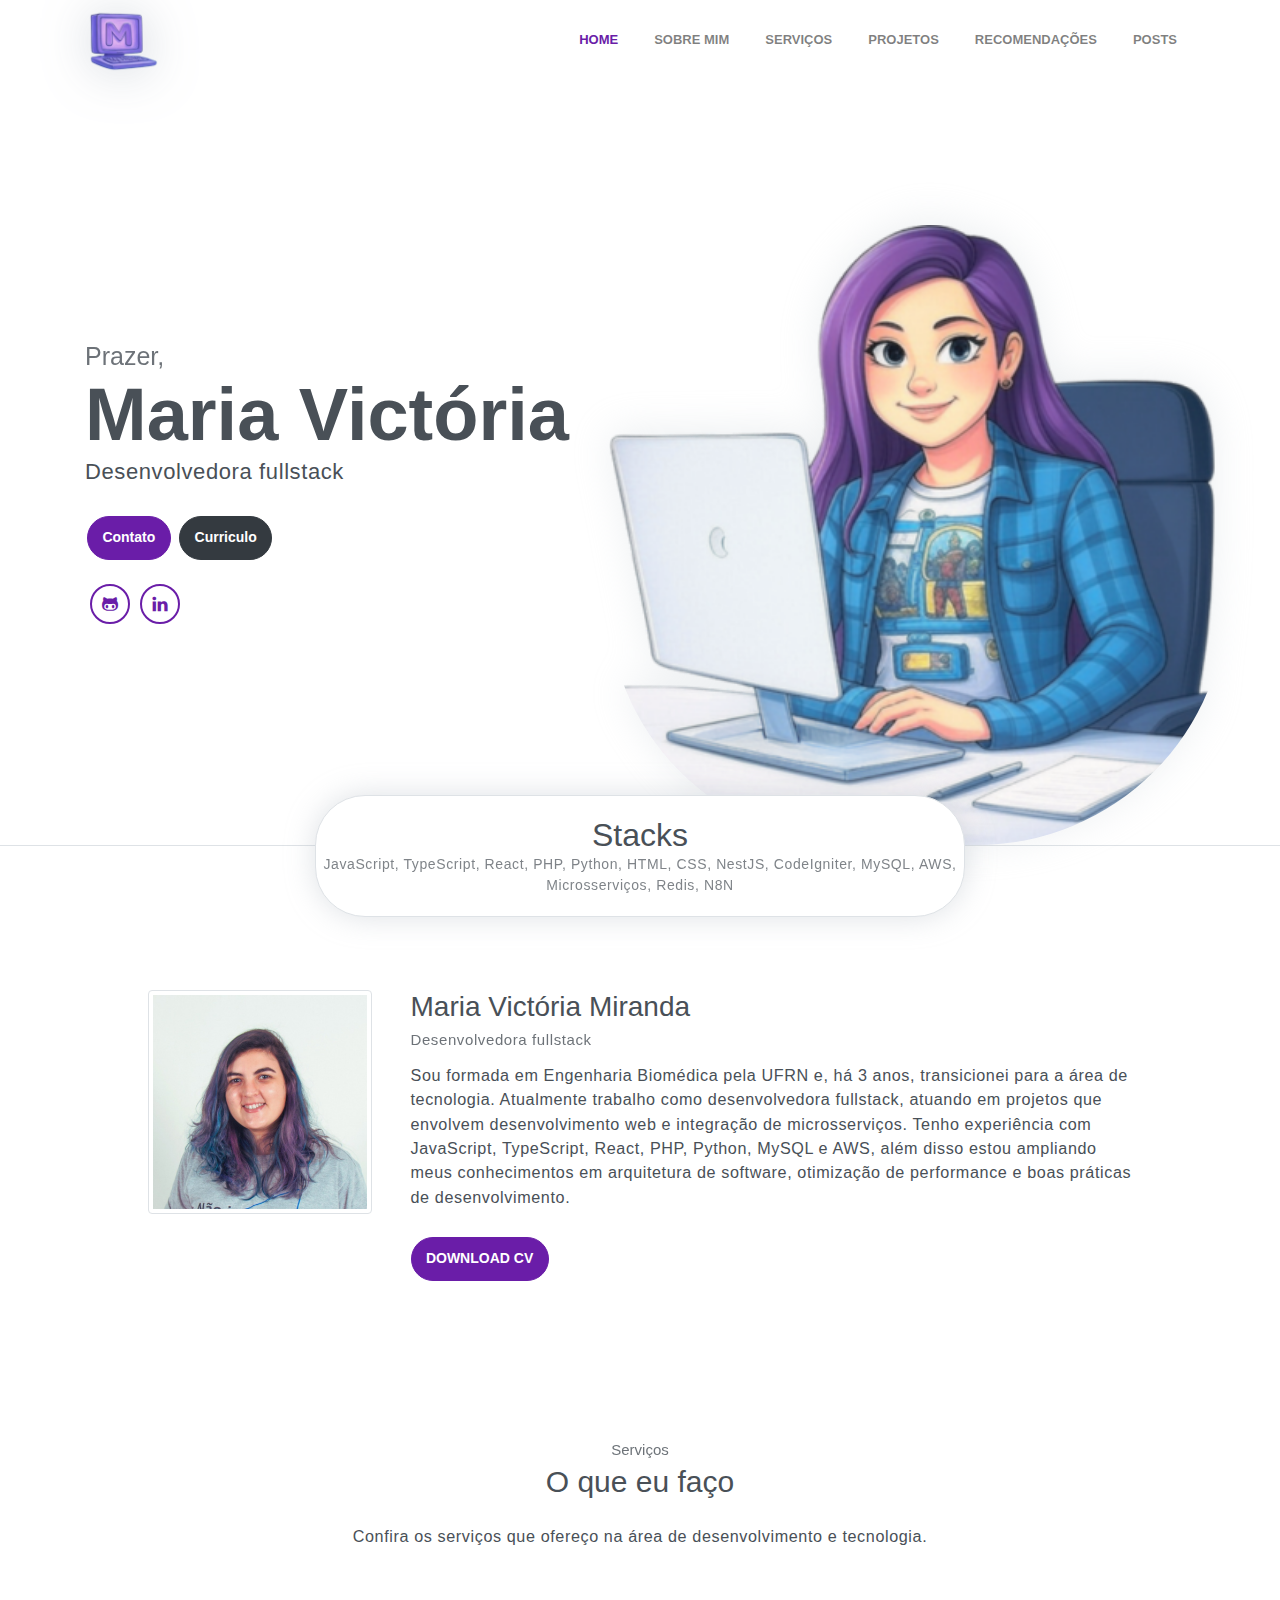
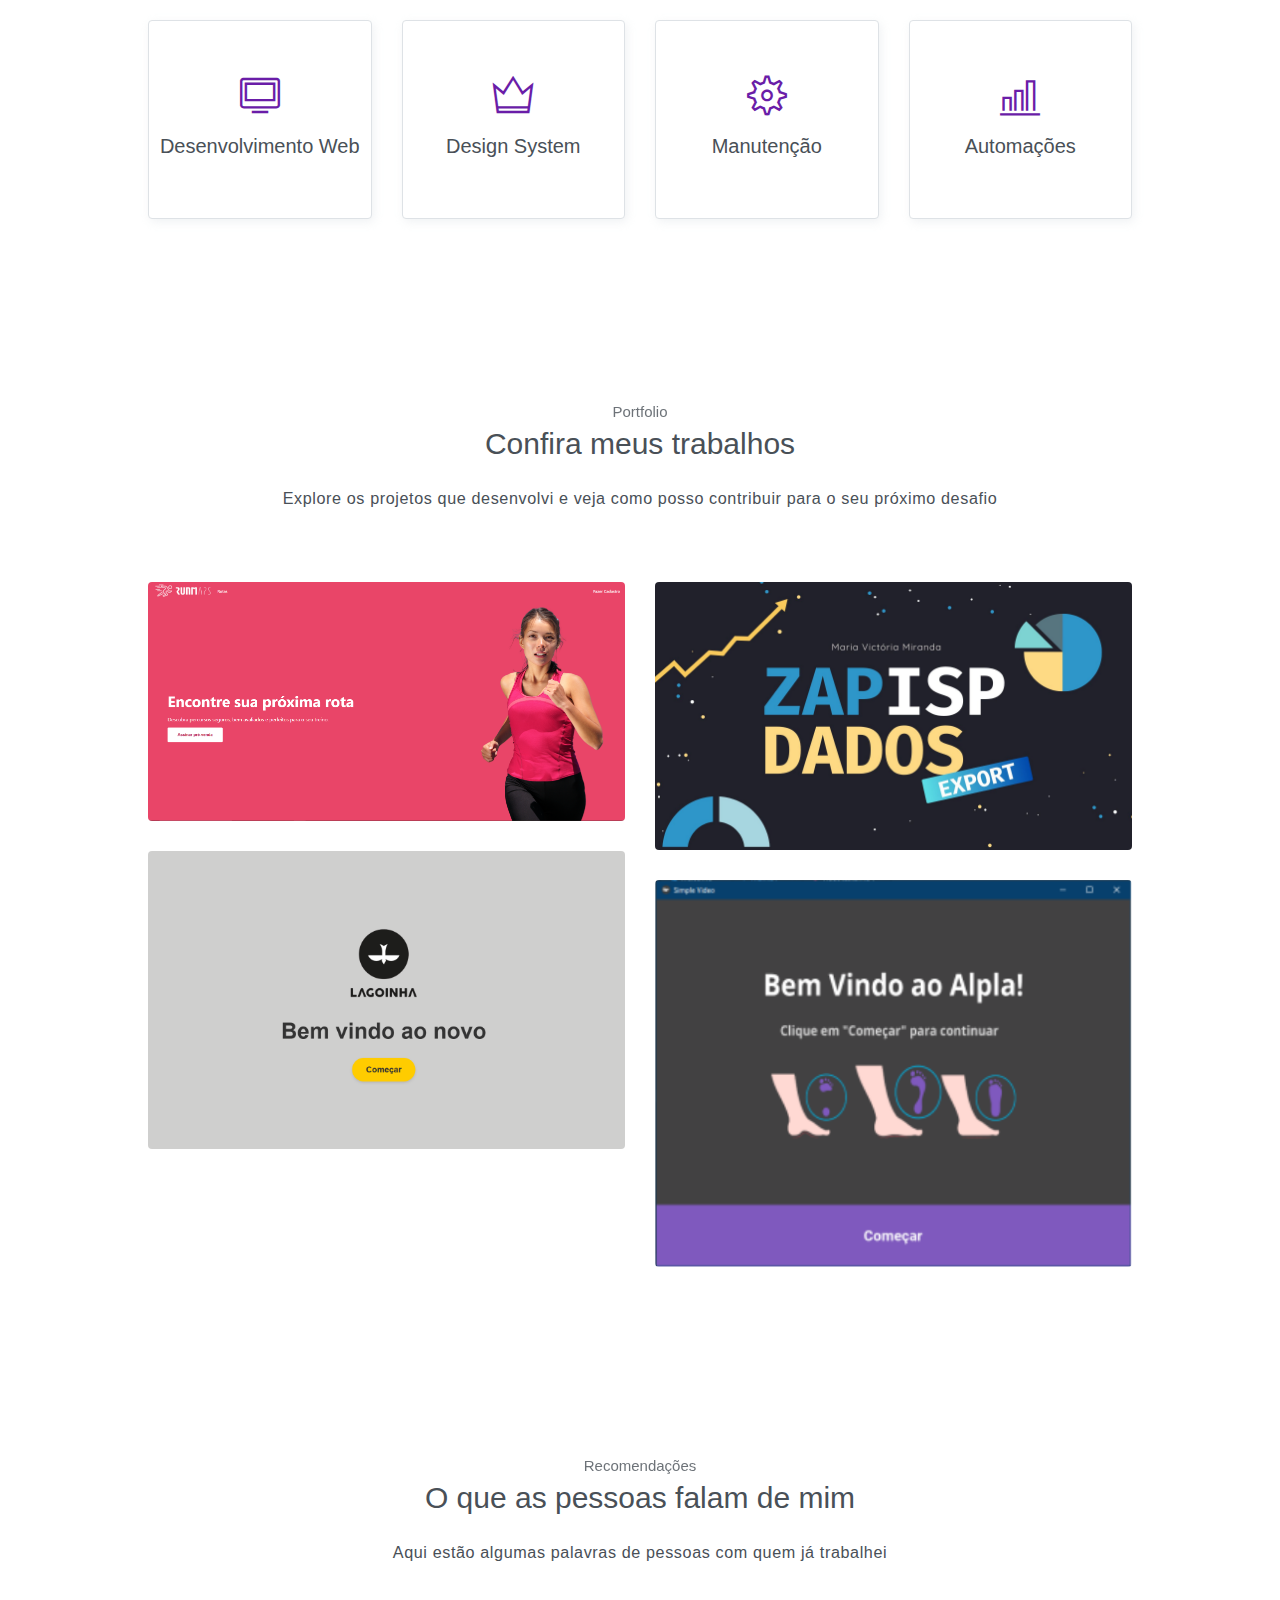
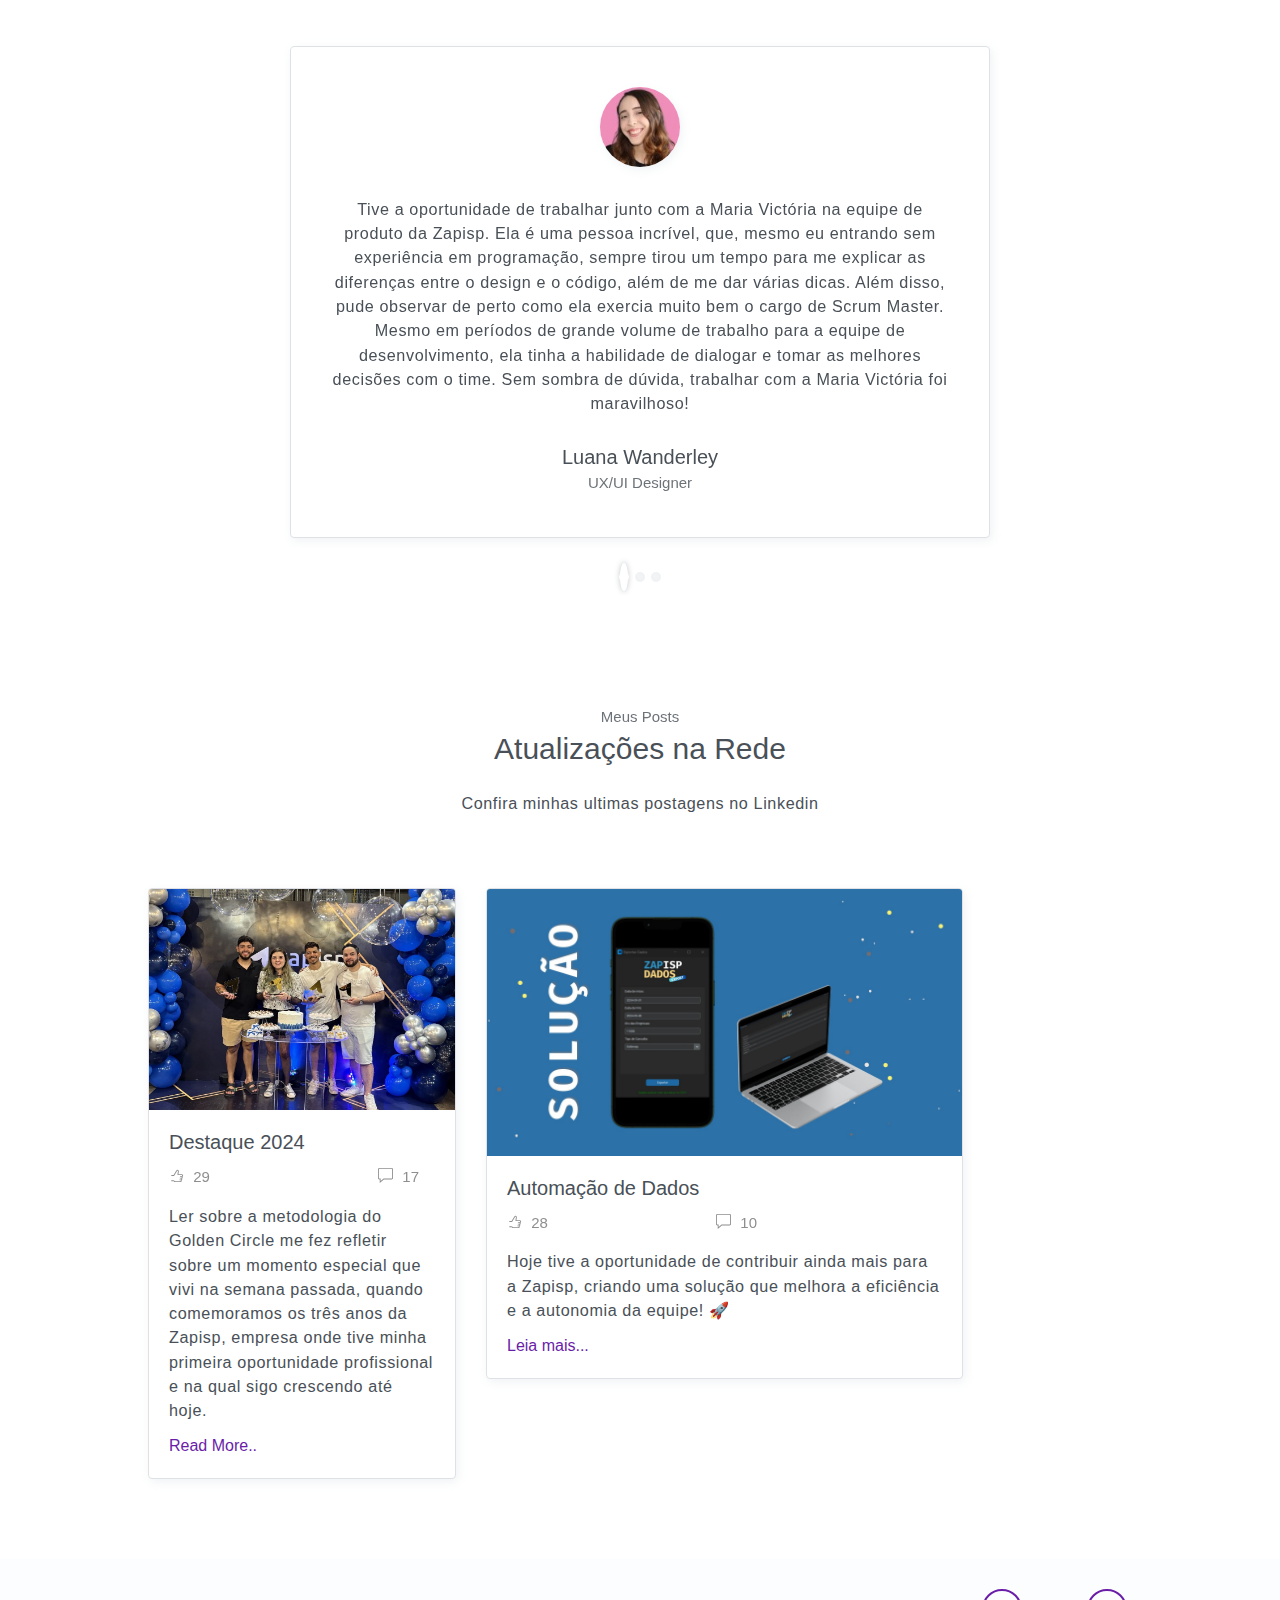
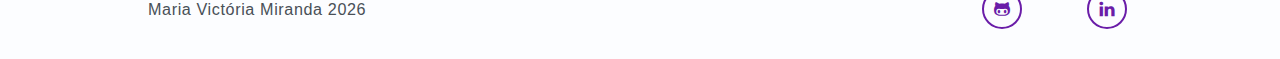
<file: index.html>
<!DOCTYPE html>
<html lang="en">

<style>
    .modal {
        display: none;
        position: fixed;
        z-index: 1000;
        left: 0;
        top: 0;
        width: 100%;
        height: 100%;
        background-color: rgba(0, 0, 0, 0.5);
        display: flex;
        align-items: center;
        justify-content: center;
    }

    .modal-content {
        background: white;
        padding: 20px;
        border-radius: 8px;
        width: 80%;
        max-width: 800px;
        text-align: center;
        position: relative;
    }

    .close {
        position: absolute;
        top: 10px;
        right: 20px;
        font-size: 24px;
        cursor: pointer;
    }

    .modal-fullscreen {
    max-width: 100%;
    width: 100%;
    height: 400px;
    margin: 0;
    padding: 0;
}

.modal-body {
    overflow-y: auto;
    height: calc(80vh - 60px) /* Ajuste a altura do modal para não sobrepor a barra de título */
}

.carousel-item video {
    z-index: 1050; /* Garante que o vídeo fique acima */
    position: relative;
    max-height: 80vh;
    width: 100%;
    object-fit: contain;
}

.carousel-control-prev,
.carousel-control-next {
    z-index: 1049; /* Mantém os botões abaixo do vídeo */
}

</style>

<head>
    <meta charset="utf-8">
    <meta name="viewport" content="width=device-width, initial-scale=1, shrink-to-fit=no">
    <title>Mavic | Portfolio</title>
    <link rel="icon" href="/assets/imgs/logo-mavi.png" type="image/png">
    <!-- font icons -->
    <link rel="stylesheet" href="assets/vendors/themify-icons/css/themify-icons.css">
    <!-- Bootstrap + Steller main styles -->
    <link rel="stylesheet" href="assets/css/steller.css">
</head>

<body data-spy="scroll" data-target=".navbar" data-offset="40" id="home">

    <!-- Page navigation -->
    <nav class="navbar navbar-expand-lg navbar-light fixed-top" data-spy="affix" data-offset-top="0">
        <div class="container">
            <a class="navbar-brand" href="#"><img src="assets/imgs/logo-mavi.png" alt=""></a>
            <button class="navbar-toggler" type="button" data-toggle="collapse" data-target="#navbarSupportedContent"
                aria-controls="navbarSupportedContent" aria-expanded="false" aria-label="Toggle navigation">
                <span class="navbar-toggler-icon"></span>
            </button>

            <div class="collapse navbar-collapse" id="navbarSupportedContent">
                <ul class="navbar-nav ml-auto align-items-center">
                    <li class="nav-item">
                        <a class="nav-link" href="#home">HOME</a>
                    </li>
                    <li class="nav-item">
                        <a class="nav-link" href="#about">SOBRE MIM</a>
                    </li>
                    <li class="nav-item">
                        <a class="nav-link" href="#service">SERVIÇOS</a>
                    </li>
                    <li class="nav-item">
                        <a class="nav-link" href="#portfolio">PROJETOS</a>
                    </li>
                    <li class="nav-item">
                        <a class="nav-link" href="#testmonial">RECOMENDAÇÕES</a>
                    </li>
                    <li class="nav-item">
                        <a class="nav-link" href="#blog">POSTS</a>
                    </li>
                </ul>
            </div>
        </div>
    </nav>
    <!-- End of page navibation -->

    <!-- Page Header -->
    <header class="header" id="home">
        <div class="container">
            <div class="infos">
                <h6 class="subtitle">Prazer,</h6>
                <h6 class="title">Maria Victória</h6>
                <p>Desenvolvedora fullstack</p>

                <div class="buttons pt-3">
                    <button class="btn btn-primary rounded"><a href="https://www.linkedin.com/in/mavicmiranda/" style="color: white; text-decoration: none;">Contato</a></button>
                    <button class="btn btn-dark rounded"> <a href="assets/docs/curriculo-mavic.pdf" download
                            style="color: white; text-decoration: none;">Curriculo</a></button>
                </div>

                <div class="socials mt-4">
                    <a class="social-item" href="https://github.com/mavicmiranda"><i class="ti-github"></i></a>
                    <a class="social-item" href="https://www.linkedin.com/in/mavicmiranda/"><i
                            class="ti-linkedin"></i></a>
                </div>
            </div>
            <div class="img-holder">
                <img src="assets/imgs/mavi.png" alt="">
            </div>
        </div>

        <div class="widget">
            <div class="widget-item">
                <h2>Stacks</h2>
                <p>JavaScript, TypeScript, React, PHP, Python, HTML, CSS, NestJS, CodeIgniter, MySQL, AWS,
                    Microsserviços, Redis, N8N</p>
            </div>
        </div>

    </header>
    <!-- End of Page Header -->

    <!-- About section -->
    <section id="about" class="section mt-3">
        <div class="container mt-5">
            <div class="row text-center text-md-left">
                <div class="col-md-3">
                    <img src="assets/imgs/victoria.png" alt="" class="img-thumbnail mb-4">
                </div>
                <div class="pl-md-4 col-md-9">
                    <h6 class="title">Maria Victória Miranda</h6>
                    <p class="subtitle">Desenvolvedora fullstack</p>
                    <p>
                        Sou formada em Engenharia Biomédica pela UFRN e, há 3 anos, transicionei para a área de
                        tecnologia. Atualmente trabalho como
                        desenvolvedora fullstack, atuando em projetos que envolvem desenvolvimento web e integração de
                        microsserviços.
                        Tenho experiência com JavaScript, TypeScript, React, PHP, Python, MySQL e AWS, além disso estou
                        ampliando meus conhecimentos em
                        arquitetura de software, otimização de performance e boas práticas de desenvolvimento.
                    </p>
                    <button class="btn btn-primary rounded mt-3"><a href="assets/docs/curriculo-mavic.pdf" download
                            style="color: white; text-decoration: none;">
                            DOWNLOAD CV
                        </a></button>
                </div>
            </div>
        </div>
    </section>

    <!-- Service section -->
    <section id="service" class="section">
        <div class="container text-center">
            <h6 class="subtitle">Serviços</h6>
            <h6 class="section-title mb-4">O que eu faço</h6>
            <p class="mb-5 pb-4">Confira os serviços que ofereço na área de desenvolvimento e tecnologia.</p>

            <div class="row">
                <!-- Desenvolvimento Web -->
                <div class="col-sm-6 col-md-3 mb-4">
                    <div class="custom-card card border" onclick="abrirModal('modalWeb')">
                        <div class="card-body">
                            <i class="icon ti-desktop"></i>
                            <h5>Desenvolvimento Web</h5>
                        </div>
                    </div>
                </div>

                <!-- Design System -->
                <div class="col-sm-6 col-md-3 mb-4">
                    <div class="custom-card card border" onclick="abrirModal('modalDesign')">
                        <div class="card-body">
                            <i class="icon ti-crown"></i>
                            <h5>Design System</h5>
                        </div>
                    </div>
                </div>

                <!-- Manutenção e Sustentação -->
                <div class="col-sm-6 col-md-3 mb-4">
                    <div class="custom-card card border" onclick="abrirModal('modalManutencao')">
                        <div class="card-body">
                            <i class="icon ti-settings"></i>
                            <h5>Manutenção</h5>
                        </div>
                    </div>
                </div>

                <!-- Automações -->
                <div class="col-sm-6 col-md-3 mb-4">
                    <div class="custom-card card border" onclick="abrirModal('modalAutomacao')">
                        <div class="card-body">
                            <i class="icon ti-bar-chart"></i>
                            <h5>Automações</h5>
                        </div>
                    </div>
                </div>
            </div>
        </div>
    </section>

    <!-- Modais -->
    <div id="modalWeb" class="modal">
        <div class="modal-content">
            <span class="close" onclick="fecharModal('modalWeb')">&times;</span>
            <h5>Desenvolvimento Web</h5>
            <p>Criação de sites e sistemas web modernos, responsivos e otimizados para performance e SEO.</p>
        </div>
    </div>

    <div id="modalDesign" class="modal">
        <div class="modal-content">
            <span class="close" onclick="fecharModal('modalDesign')">&times;</span>
            <h5>Design System</h5>
            <p>Criação de bibliotecas de componentes reutilizáveis para manter consistência e escalabilidade em
                projetos.</p>
        </div>
    </div>

    <div id="modalManutencao" class="modal">
        <div class="modal-content">
            <span class="close" onclick="fecharModal('modalManutencao')">&times;</span>
            <h5>Manutenção e Sustentação</h5>
            <p>Correção de bugs, otimizações de código e suporte contínuo para aplicações em produção.</p>
        </div>
    </div>

    <div id="modalAutomacao" class="modal">
        <div class="modal-content">
            <span class="close" onclick="fecharModal('modalAutomacao')">&times;</span>
            <h5>Automações</h5>
            <p>Criação de scripts e fluxos automatizados para melhorar eficiência e reduzir tarefas repetitivas.</p>
        </div>
    </div>
    <!-- End of Sectoin -->

    <!-- Skills section -->
    <!-- End of Skills sections -->


    <!-- Portfolio section -->
    <section id="portfolio" class="section">
        <div class="container text-center">
            <h6 class="subtitle">Portfolio</h6>
            <h6 class="section-title mb-4">Confira meus trabalhos</h6>
            <p class="mb-5 pb-4">Explore os projetos que desenvolvi e veja como posso contribuir para o seu próximo
                desafio</p>

                <div class="row">
                    <div class="col-sm-6">
                        <div class="img-wrapper" onclick="openModal('Runmaps', ['assets/imgs/runmaps-capa.png'], 'O Runmaps é um projeto de mapeamento de rotas com informações detalhadas para corredores, incluindo segurança, iluminação e tráfego.', ['React', 'Node.js', 'MapBox'], 'assets/demos/demo_runmaps.mp4')">
                            <img src="assets/imgs/runmaps-capa.png" alt="Runmaps">
                            <div class="overlay">
                                <div class="overlay-infos">
                                    <h5>Runmaps</h5>
                                    <a href="javascript:void(0)"><i class="ti-zoom-in"></i></a>
                                    <a href="https://runmaps.com.br/"><i class="ti-link"></i></a>
                                </div>
                            </div>
                        </div>
                        <div class="img-wrapper" onclick="openModal('Lagoinha Totem', ['assets/imgs/lagoinha-capa.png'], 'O Lagoinha Totem é um sistema interativo desenvolvido para fornecer informações sobre uma empresa via tela touch.', ['HTML', 'CSS', 'JavaScript', 'ElectronJS'], 'assets/demos/lagoinha_demo.mp4')">
                            <img src="assets/imgs/lagoinha-capa.png" alt="Lagoinha Totem">
                            <div class="overlay">
                                <div class="overlay-infos">
                                    <h5>Lagoinha Totem</h5>
                                    <a href="javascript:void(0)"><i class="ti-zoom-in"></i></a>
                                    <a href="https://github.com/mavicmiranda/totemlagoinha"><i class="ti-link"></i></a>
                                </div>
                            </div>
                        </div>
                    </div>
                    <div class="col-sm-6">
                        <div class="img-wrapper" onclick="openModal('Zapisp Dados', ['assets/imgs/projeto-2.jpg'], 'Zapisp Dados é uma ferramenta para exportação e análise de dados de clientes de forma eficiente.', ['Python', 'Pandas', 'SQL', 'N8N'], 'assets/demos/demo_zapisp_dados.mp4')">
                            <img src="assets/imgs/projeto-2.jpg" alt="Zapisp Dados">
                            <div class="overlay">
                                <div class="overlay-infos">
                                    <h5>Zapisp Dados</h5>
                                    <a href="javascript:void(0)"><i class="ti-zoom-in"></i></a>
                                    <a href="https://github.com/mavicmiranda/exportar-dados-CS"><i class="ti-link"></i></a>
                                </div>
                            </div>
                        </div>
                        <div class="img-wrapper" onclick="openModal('Alpla', ['assets/imgs/alpla-capa.png'], 'Alpla é um projeto acadêmico voltado para a engenharia biomédica com foco em auxiliar profissionais fisioterapeutas a analisar a altura plantar dos pés.', ['Python', 'Visão Computacional', 'OpenCV'])">
                            <img src="assets/imgs/alpla-capa.png" alt="Alpla">
                            <div class="overlay">
                                <div class="overlay-infos">
                                    <h5>Alpla</h5>
                                    <a href="javascript:void(0)"><i class="ti-zoom-in"></i></a>
                                    <a href="https://github.com/mavicmiranda/engbio-tcc-2023"><i class="ti-link"></i></a>
                                </div>
                            </div>
                        </div>
                    </div>
                </div>

        </div>
    </section>
    <!-- End of portfolio section -->
<!-- Modal -->
<div id="projectModal" class="modal fade fullscreen-modal" tabindex="-1" role="dialog">
    <div class="modal-dialog modal-lg" role="document">
        <div class="modal-content">
            <div class="modal-header">
                <h5 class="modal-title" id="modalTitle"></h5>
                <button type="button" class="close" data-dismiss="modal" aria-label="Close">
                    <span aria-hidden="true">&times;</span>
                </button>
            </div>
            <div class="modal-body">
                <!-- Carrossel apenas para imagens -->
                <div id="modalCarousel" class="carousel slide" data-ride="carousel">
                    <div class="carousel-inner" id="modalContent"></div>
                    <a class="carousel-control-prev" href="#modalCarousel" role="button" data-slide="prev">
                        <span class="carousel-control-prev-icon" aria-hidden="true"></span>
                        <span class="sr-only">Previous</span>
                    </a>
                    <a class="carousel-control-next" href="#modalCarousel" role="button" data-slide="next">
                        <span class="carousel-control-next-icon" aria-hidden="true"></span>
                        <span class="sr-only">Next</span>
                    </a>
                </div>

                <!-- Descrição -->
                <p id="modalDescription" class="mt-3"></p>

                <!-- Tecnologias -->
                <div id="modalTechnologies" class="mt-2"></div>

                <!-- Seção Demo (vídeo) -->
                <div id="modalDemo" class="mt-4" style="display: none;">
                    <h5>Demo</h5>
                    <video id="demoVideo" class="d-block w-100" controls>
                        Seu navegador não suporta vídeos.
                    </video>
                </div>
            </div>
        </div>
    </div>
</div>




    <!-- Testmonial Section -->
    <section id="testmonial" class="section">
        <div class="container text-center">
            <h6 class="subtitle">Recomendações</h6>
            <h6 class="section-title mb-4">O que as pessoas falam de mim</h6>
            <p class="mb-5 pb-4">Aqui estão algumas palavras de pessoas com quem já trabalhei</p>
            <div id="carouselExampleIndicators" class="carousel slide" data-ride="carousel">
                <ol class="carousel-indicators">
                    <li data-target="#carouselExampleIndicators" data-slide-to="0" class="active"></li>
                    <li data-target="#carouselExampleIndicators" data-slide-to="1"></li>
                    <li data-target="#carouselExampleIndicators" data-slide-to="2"></li>
                </ol>
                <div class="carousel-inner">
                    <div class="carousel-item active">
                        <div class="card testmonial-card border">
                            <div class="card-body">
                                <img src="assets/imgs/avatar-1.jpg" alt="">
                                <p>Tive a oportunidade de trabalhar junto com a Maria Victória na equipe de produto da
                                    Zapisp. Ela é uma pessoa incrível, que, mesmo eu entrando sem experiência em
                                    programação, sempre tirou um tempo para me explicar as diferenças entre o design e o
                                    código, além de me dar várias dicas.
                                    Além disso, pude observar de perto como ela exercia muito bem o cargo de Scrum
                                    Master. Mesmo em períodos de grande volume de trabalho para a equipe de
                                    desenvolvimento, ela tinha a habilidade de dialogar e tomar as melhores decisões com
                                    o time.
                                    Sem sombra de dúvida, trabalhar com a Maria Victória foi maravilhoso!</p>
                                <h1 class="title">Luana Wanderley</h1>
                                <h1 class="subtitle">UX/UI Designer</h1>
                            </div>
                        </div>
                    </div>
                    <div class="carousel-item">
                        <div class="card testmonial-card border">
                            <div class="card-body">
                                <img src="assets/imgs/avatar-2.jpg" alt="">
                                <p>Tive o prazer de fazer vários projetos acadêmicos com a Maria Victória durante a
                                    faculdade, e ela sempre se destacou pela proatividade, responsabilidade e pelo jeito
                                    incrível de trabalhar em equipe. Ela tem um ótimo tato para lidar com as pessoas,
                                    garantindo que tudo flua bem e que as entregas tenham qualidade. Além disso, está
                                    sempre disposta a aprender e a dar o seu melhor, o que faz toda a diferença em
                                    qualquer equipe. Recomendo muito!</p>
                                <h1 class="title">Frankson Souza</h1>
                                <h1 class="subtitle">Engenheiro de dados na CI&T</h1>
                            </div>
                        </div>
                    </div>
                    <div class="carousel-item">
                        <div class="card testmonial-card border">
                            <div class="card-body">
                                <img src="assets/imgs/avatar-3.jpg" alt="">
                                <p>Maria Victória é uma excelente profissional. Tive a oportunidade de trabalhar com ela na equipe de desenvolvimento e, durante esse período, pude perceber sua dedicação e proatividade em cada atividade que realizava. Ela está sempre disposta a buscar soluções, antecipar problemas e colaborar com a equipe, o que fez toda a diferença no fluxo de trabalho.
                                    Seu esforço e comprometimento eram visíveis, e os resultados do seu trabalho recebiam diversos elogios. Além de ser uma desenvolvedora de sistemas competente, Maria Victória também se destacou como Scrum Master, gerenciando com eficiência as atividades e conduzindo as cerimônias diárias (Daily) e as revisões mensais no início de cada ciclo.
                                    Posso afirmar com toda certeza que trabalhar com Maria Victória foi uma experiência incrível.</p>
                                <h1 class="title">Flávio Cândido</h1>
                                <h1 class="subtitle">Desenvolvedor Web</h1>
                            </div>
                        </div>
                    </div>
                </div>
            </div>
        </div>
    </section>
    <!-- End of testmonial section -->

    <!-- Blog Section -->
    <section id="blog" class="section">
        <div class="container text-center">
            <h6 class="subtitle">Meus Posts</h6>
            <h6 class="section-title mb-4">Atualizações na Rede</h6>
            <p class="mb-5 pb-4">Confira minhas ultimas postagens no Linkedin</p>
            <div class="row text-left">
                <div class="col-md-4">
                    <div class="card border mb-6">
                        <img src="assets/imgs/post-2.jpg" alt="" class="card-img-top w-100">
                        <div class="card-body">
                            <h5 class="card-title">Destaque 2024</h5>
                            <div class="post-details">
                                <a href="javascript:void(0)"><i class="ti-thumb-up"></i> 29</a>
                                <a href="javascript:void(0)"><i class="ti-comment"></i> 17</a>
                            </div>
                            <p>Ler sobre a metodologia do Golden Circle me fez refletir sobre um momento especial que
                                vivi na semana passada, quando comemoramos os três anos da Zapisp, empresa onde tive
                                minha primeira oportunidade profissional e na qual sigo crescendo até hoje.
                            </p>
                            <a href="https://www.linkedin.com/feed/update/urn:li:activity:7291433899639934976/">Read
                                More..</a>
                        </div>
                    </div>
                </div>
                <div class="col-md-6">
                    <div class="card border mb-4">
                        <img src="assets/imgs/post-1.jpg" alt="" class="card-img-top w-100">
                        <div class="card-body">
                            <h5 class="card-title">Automação de Dados</h5>
                            <div class="post-details">
                                <a href="javascript:void(0)"><i class="ti-thumb-up"></i> 28</a>
                                <a href="javascript:void(0)"><i class="ti-comment"></i> 10</a>
                            </div>
                            <p>Hoje tive a oportunidade de contribuir ainda mais para a Zapisp, criando uma solução que
                                melhora a eficiência e a autonomia da equipe! 🚀</p>
                            <a href="javascript:void(0)">Leia mais...</a>
                        </div>
                    </div>
                </div>

            </div>
        </div>
    </section>


    <!-- Contacto -->
    <!-- <section id="contact" class="position-relative section">
        <div class="container text-center">
            <h6 class="subtitle">Contact</h6>
            <h6 class="section-title mb-4">Get In Touch With Me</h6>
            <p class="mb-5 pb-4">Lorem ipsum dolor sit amet, consectetur adipisicing elit. In alias dignissimos. <br>
                rerum commodi corrupti, temporibus non quam.</p>

            <div class="contact text-left">
                <div class="form">
                    <h6 class="subtitle">Available 24/7</h6>
                    <h6 class="section-title mb-4">Get In Touch</h6>
                    <form>
                        <div class="form-group">
                            <input type="email" class="form-control" id="exampleInputEmail1"
                                aria-describedby="emailHelp" placeholder="Enter email" required>
                        </div>
                        <div class="form-group">
                            <input type="password" class="form-control" id="exampleInputPassword1"
                                placeholder="Password" required>
                        </div>
                        <div class="form-group">
                            <textarea name="contact-message" id="" cols="30" rows="5" class="form-control"
                                placeholder="Message"></textarea>
                        </div>
                        <button type="submit" class="btn btn-primary btn-block rounded w-lg">Send Message</button>
                    </form>
                </div>
                <div class="contact-infos">
                    <div class="item">
                        <i class="ti-location-pin"></i>
                        <div class="">
                            <h5>Location</h5>
                            <p> 12345 Fake ST NoWhere AB Country</p>
                        </div>
                    </div>
                    <div class="item">
                        <i class="ti-mobile"></i>
                        <div>
                            <h5>Phone Number</h5>
                            <p>(123) 456-7890</p>
                        </div>
                    </div>
                    <div class="item">
                        <i class="ti-email"></i>
                        <div class="mb-0">
                            <h5>Email Address</h5>
                            <p>info@website.com</p>
                        </div>
                    </div>
                </div>
            </div>
        </div>
        <div id="map">
            <iframe src="https://snazzymaps.com/embed/61257"></iframe>
        </div>
    </section> -->
    <!-- End of Contact Section -->

    <!-- Page Footer -->
    <footer class="page-footer">
        <div class="container">
            <div class="row align-items-center">
                <div class="col-sm-6">
                    <p>Maria Victória Miranda
                        <script>document.write(new Date().getFullYear())</script>
                    </p>
                </div>
                <div class="col-sm-6">
                    <div class="socials">
                        <a class="social-item" href="https://github.com/mavicmiranda"><i class="ti-github"></i></a>
                        <a class="social-item" href="https://www.linkedin.com/in/mavicmiranda/"><i
                                class="ti-linkedin"></i></a>
                    </div>
                </div>
            </div>
        </div>
    </footer>
    <!-- End of page footer -->

    <!-- core  -->
    <script src="assets/vendors/jquery/jquery-3.4.1.js"></script>
    <script src="assets/vendors/bootstrap/bootstrap.bundle.js"></script>
    <!-- bootstrap 3 affix -->
    <script src="assets/vendors/bootstrap/bootstrap.affix.js"></script>

    <!-- steller js -->
    <script src="assets/js/steller.js"></script>

</body>

</html>

<script>
    function abrirModal(id) {
        document.getElementById(id).style.display = "flex";
    }

    function fecharModal(id) {
        document.getElementById(id).style.display = "none";
    }

    function openModal(title, media, description, technologies, video = null) {
    document.getElementById('modalTitle').innerText = title;
    document.getElementById('modalDescription').innerText = description;

    let modalContent = document.getElementById('modalContent');
    let modalTechnologies = document.getElementById('modalTechnologies');
    let modalDemo = document.getElementById('modalDemo');
    let demoVideo = document.getElementById('demoVideo');

    modalContent.innerHTML = '';
    modalTechnologies.innerHTML = '';
    modalDemo.style.display = 'none'; // Esconder a seção Demo por padrão

    // Adiciona tecnologias como tags
    technologies.forEach(tech => {
        modalTechnologies.innerHTML += `<span class="badge badge-pill badge-info">${tech}</span> `;
    });

    // Adiciona imagens ao carrossel
    media.forEach((img, index) => {
        let activeClass = index === 0 ? 'active' : '';
        modalContent.innerHTML += `<div class="carousel-item ${activeClass}"><img src="${img}" class="d-block w-100" alt="${title}"></div>`;
    });

    // Se houver vídeo, exibe na seção "Demo"
    if (video) {
        modalDemo.style.display = 'block';
        demoVideo.innerHTML = `<source src="${video}" type="video/mp4">`;
        demoVideo.load();
    }

    $('#projectModal').modal('show');
}
</script>
</file>
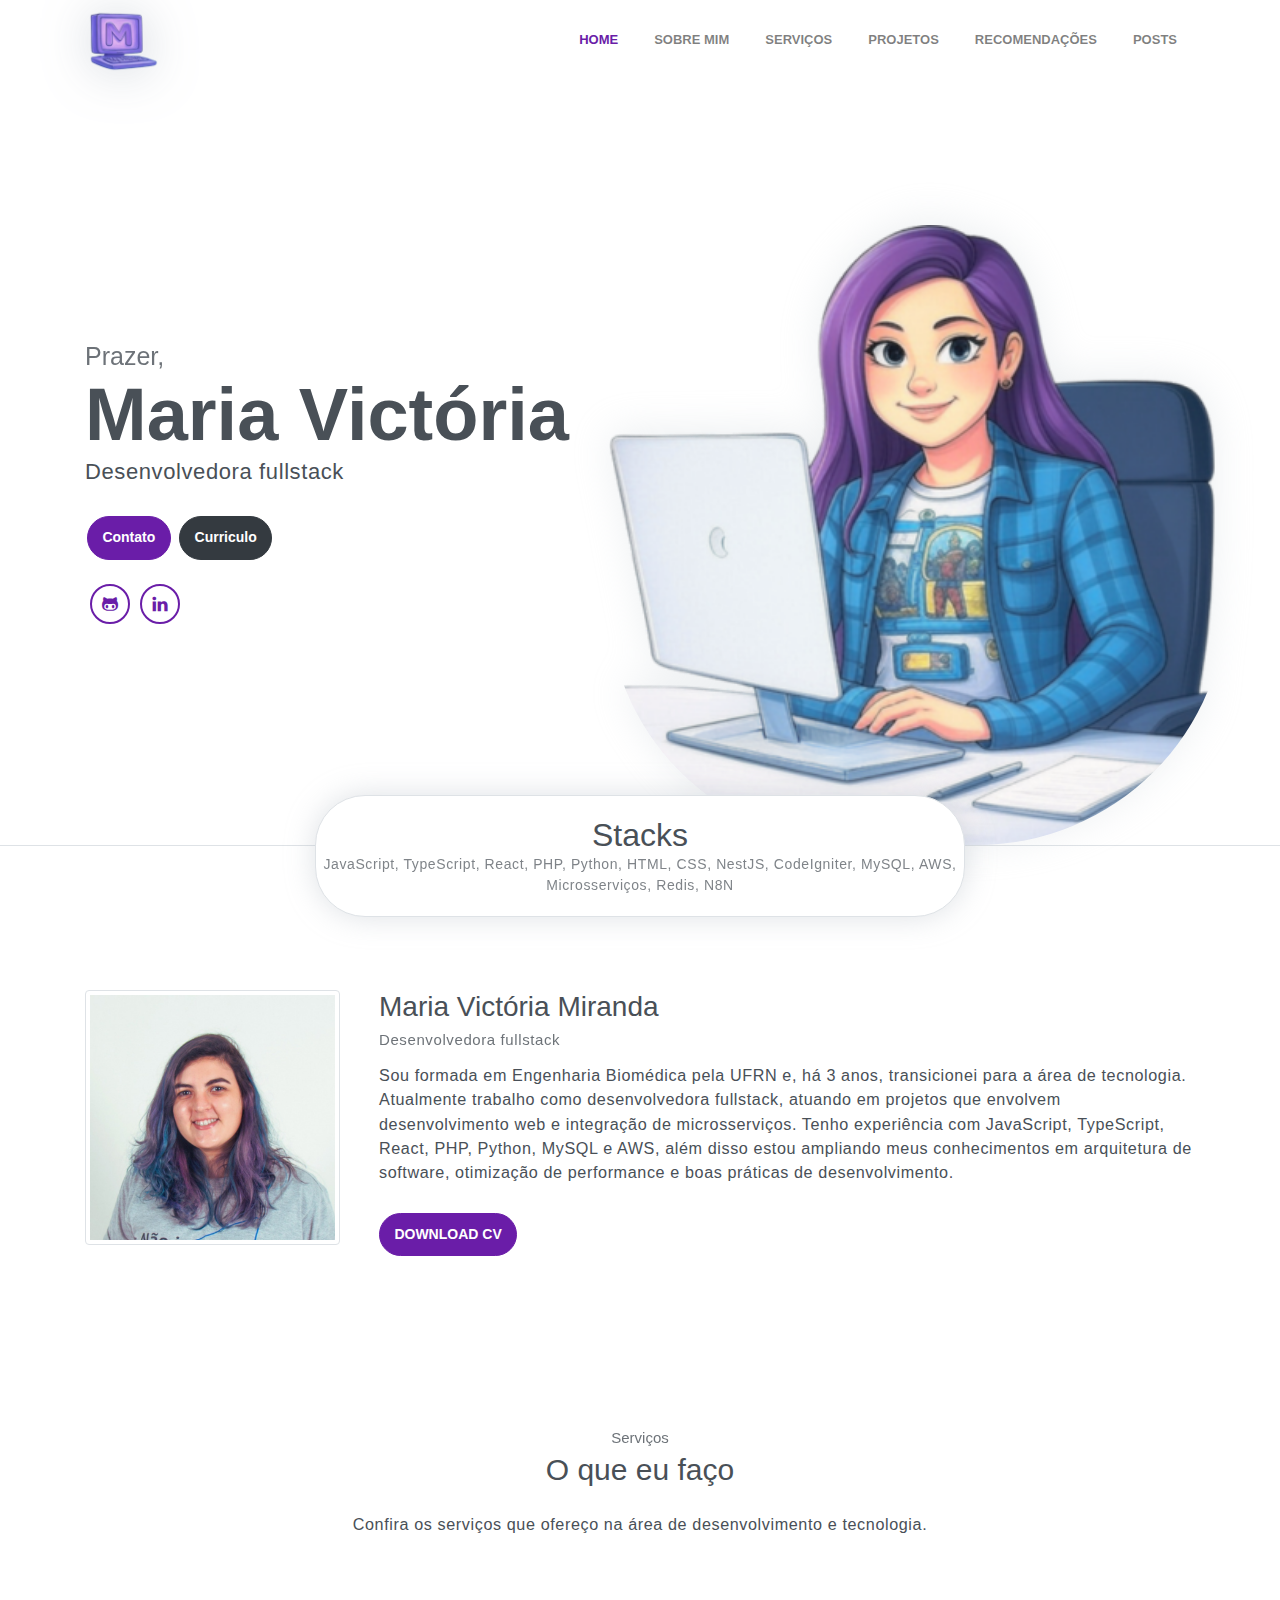
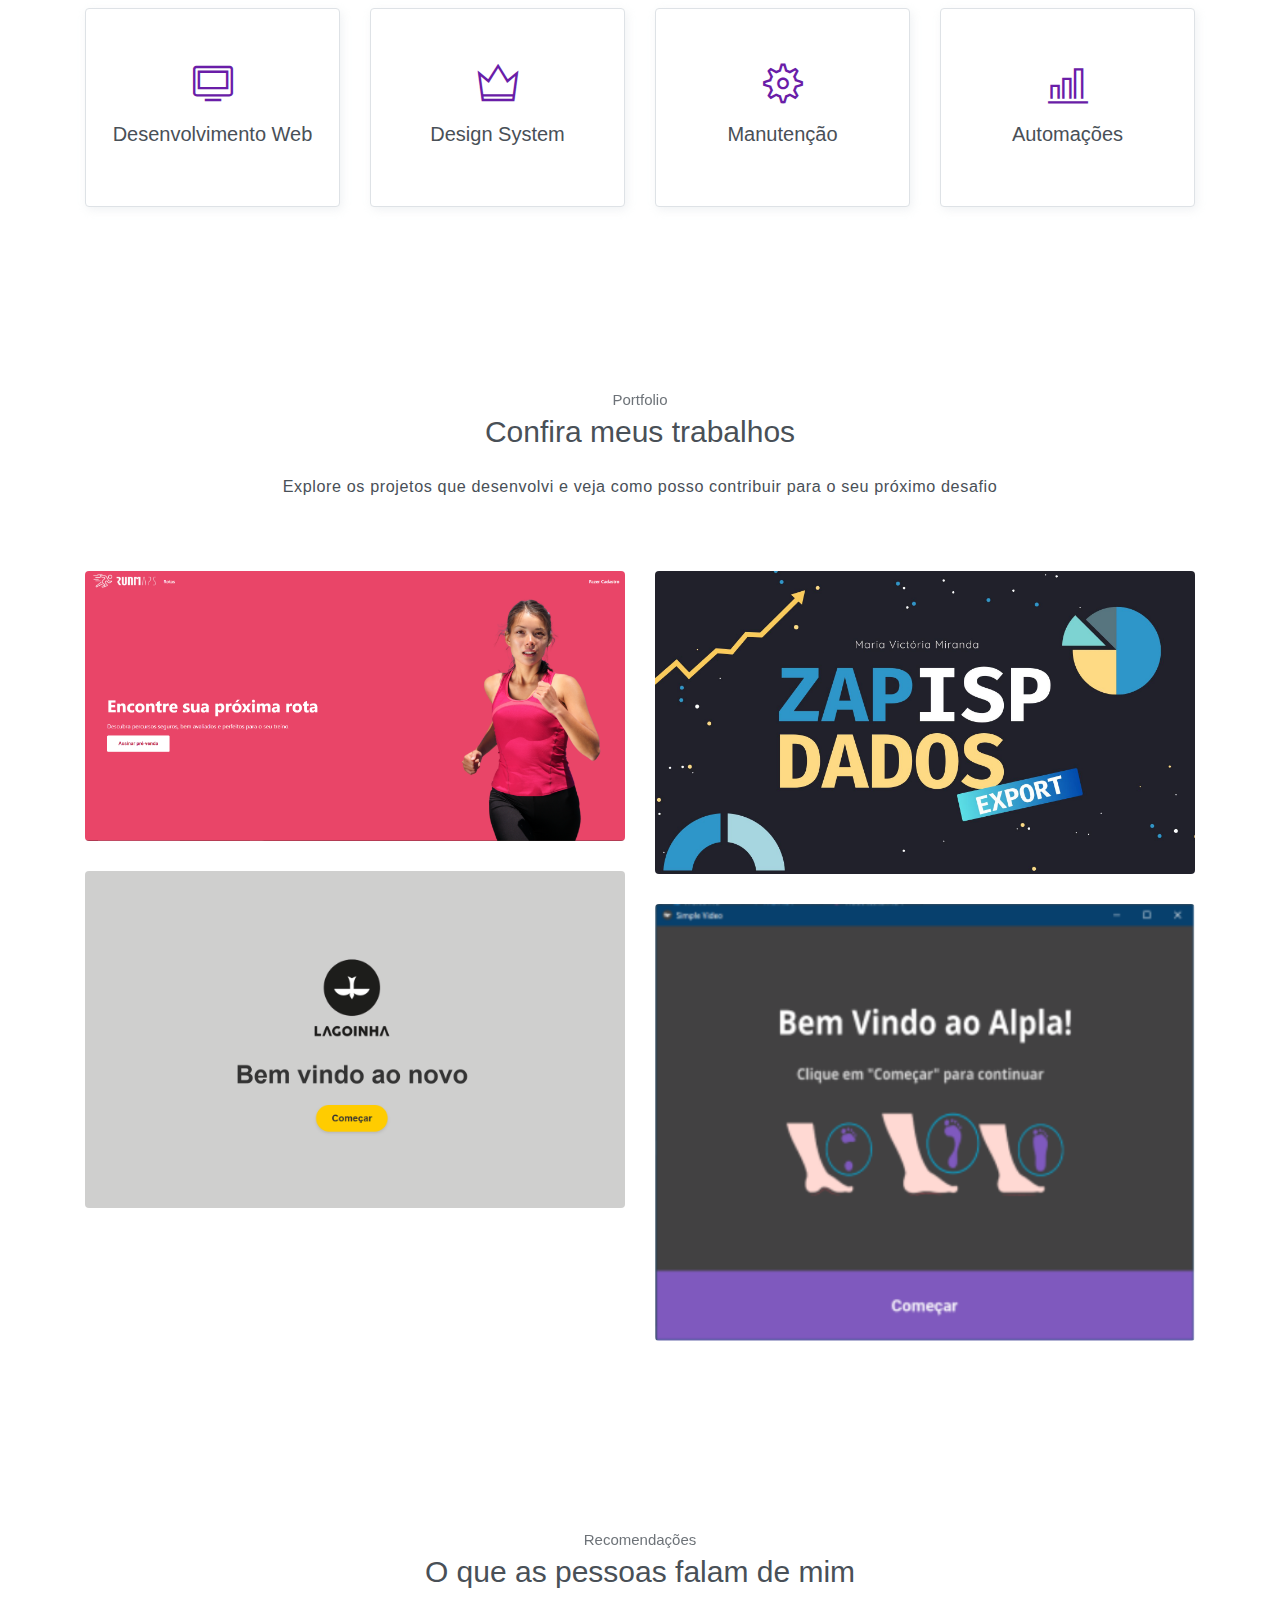
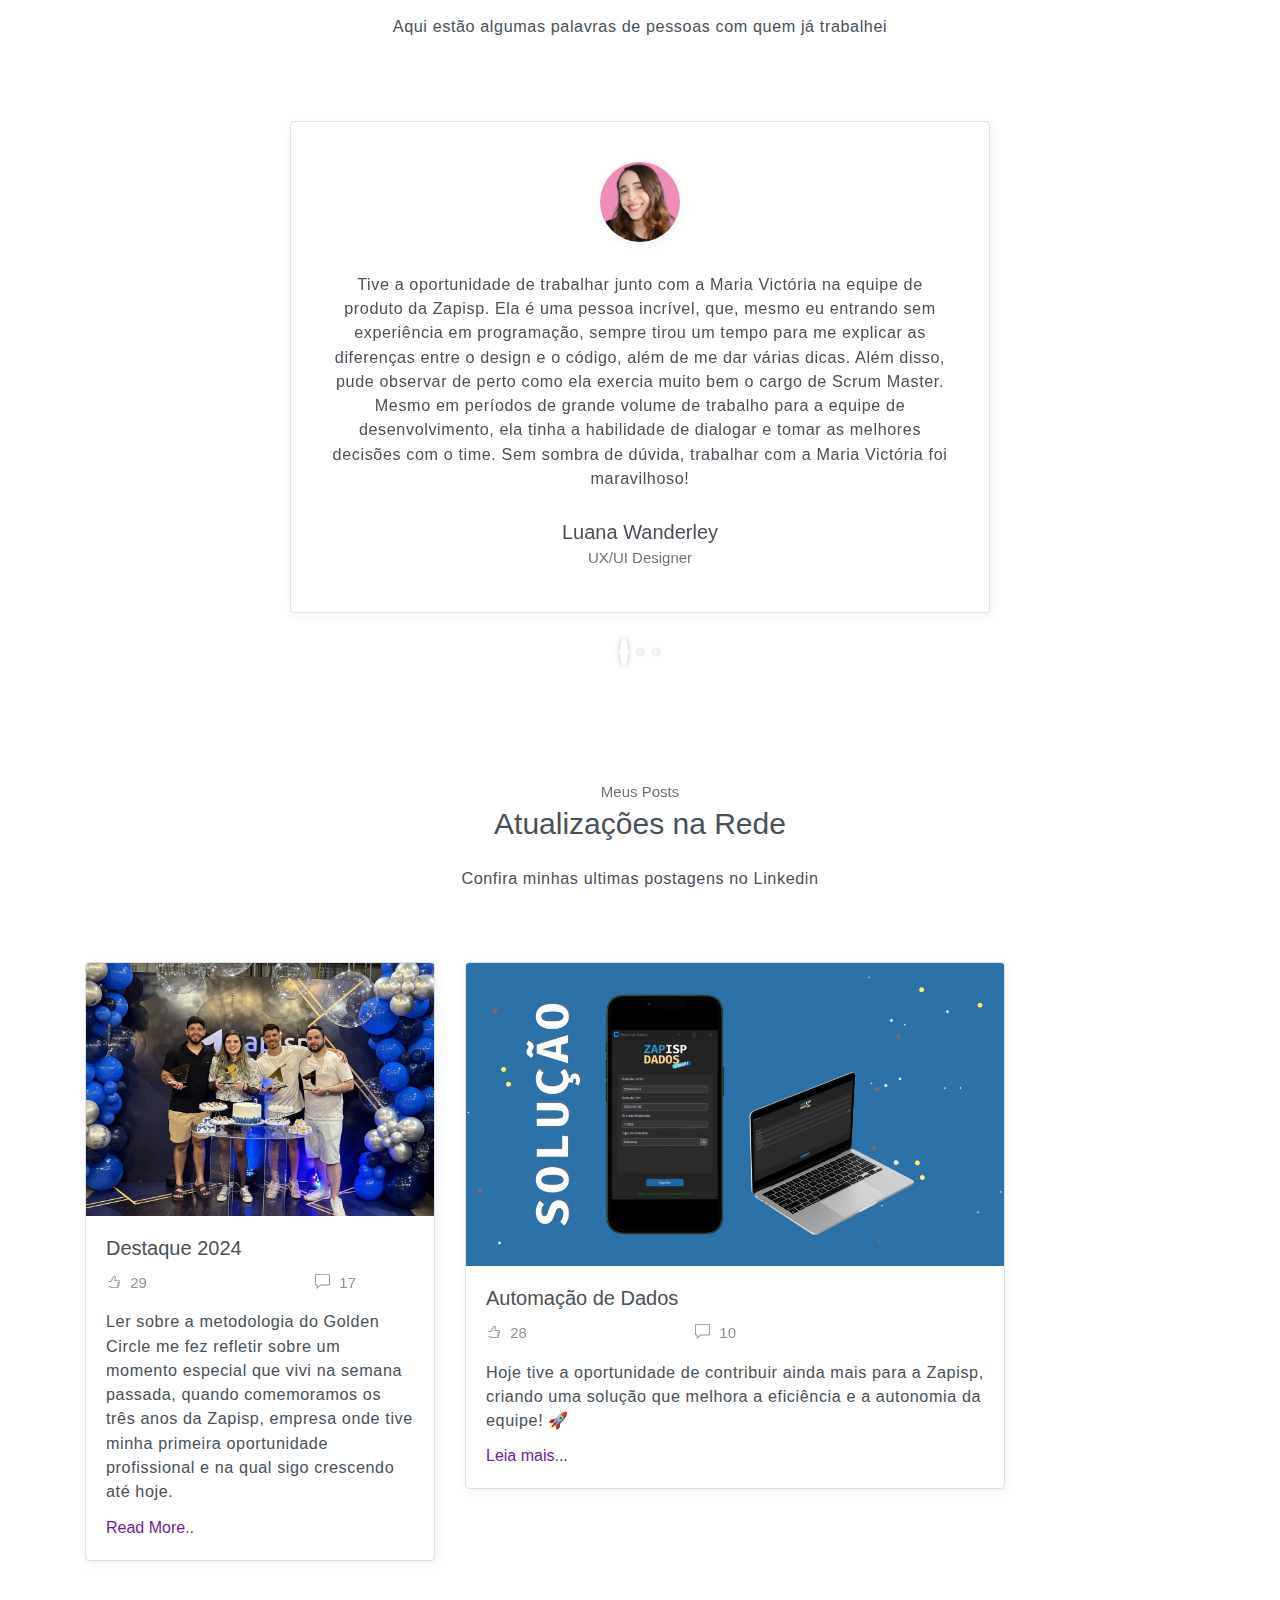
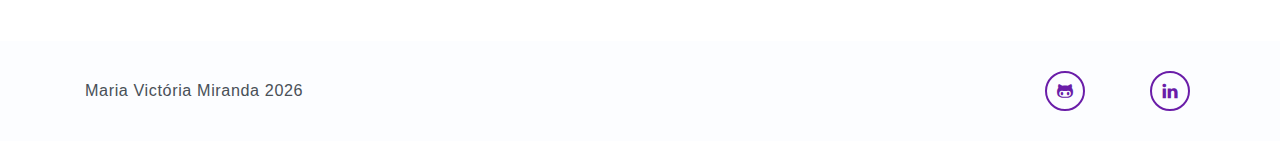
<file: public/index.html>
<!DOCTYPE html>
<html lang="en">

<style>
    .modal {
        display: none;
        position: fixed;
        z-index: 1000;
        left: 0;
        top: 0;
        width: 100%;
        height: 100%;
        background-color: rgba(0, 0, 0, 0.5);
        display: flex;
        align-items: center;
        justify-content: center;
    }

    .modal-content {
        background: white;
        padding: 20px;
        border-radius: 8px;
        width: 80%;
        max-width: 400px;
        text-align: center;
        position: relative;
    }

    .close {
        position: absolute;
        top: 10px;
        right: 20px;
        font-size: 24px;
        cursor: pointer;
    }
</style>

<head>
    <meta charset="utf-8">
    <meta name="viewport" content="width=device-width, initial-scale=1, shrink-to-fit=no">
    <title>Mavic | Portfolio</title>
    <link rel="icon" href="/public_html/assets/imgs/logo-mavi.png" type="image/png">
    <!-- font icons -->
    <link rel="stylesheet" href="assets/vendors/themify-icons/css/themify-icons.css">
    <!-- Bootstrap + Steller main styles -->
    <link rel="stylesheet" href="assets/css/steller.css">
</head>

<body data-spy="scroll" data-target=".navbar" data-offset="40" id="home">

    <!-- Page navigation -->
    <nav class="navbar navbar-expand-lg navbar-light fixed-top" data-spy="affix" data-offset-top="0">
        <div class="container">
            <a class="navbar-brand" href="#"><img src="assets/imgs/logo-mavi.png" alt=""></a>
            <button class="navbar-toggler" type="button" data-toggle="collapse" data-target="#navbarSupportedContent"
                aria-controls="navbarSupportedContent" aria-expanded="false" aria-label="Toggle navigation">
                <span class="navbar-toggler-icon"></span>
            </button>

            <div class="collapse navbar-collapse" id="navbarSupportedContent">
                <ul class="navbar-nav ml-auto align-items-center">
                    <li class="nav-item">
                        <a class="nav-link" href="#home">HOME</a>
                    </li>
                    <li class="nav-item">
                        <a class="nav-link" href="#about">SOBRE MIM</a>
                    </li>
                    <li class="nav-item">
                        <a class="nav-link" href="#service">SERVIÇOS</a>
                    </li>
                    <li class="nav-item">
                        <a class="nav-link" href="#portfolio">PROJETOS</a>
                    </li>
                    <li class="nav-item">
                        <a class="nav-link" href="#testmonial">RECOMENDAÇÕES</a>
                    </li>
                    <li class="nav-item">
                        <a class="nav-link" href="#blog">POSTS</a>
                    </li>
                    <!-- <li class="nav-item">
                        <a class="nav-link" href="#contact">CONTATO</a>
                    </li> -->
                </ul>
            </div>
        </div>
    </nav>
    <!-- End of page navibation -->

    <!-- Page Header -->
    <header class="header" id="home">
        <div class="container">
            <div class="infos">
                <h6 class="subtitle">Prazer,</h6>
                <h6 class="title">Maria Victória</h6>
                <p>Desenvolvedora fullstack</p>

                <div class="buttons pt-3">
                    <button class="btn btn-primary rounded">Contato</button>
                    <button class="btn btn-dark rounded"> <a href="assets/docs/curriculo-mavic.pdf" download
                            style="color: white; text-decoration: none;">Curriculo</a></button>
                </div>

                <div class="socials mt-4">
                    <a class="social-item" href="https://github.com/mavicmiranda"><i class="ti-github"></i></a>
                    <a class="social-item" href="https://www.linkedin.com/in/mavicmiranda/"><i
                            class="ti-linkedin"></i></a>
                </div>
            </div>
            <div class="img-holder">
                <img src="assets/imgs/mavi.png" alt="">
            </div>
        </div>

        <!-- Header-widget -->
        <!-- Header-widget -->
        <!-- Header-widget -->
        <div class="widget">
            <div class="widget-item">
                <h2>Stacks</h2>
                <p>JavaScript, TypeScript, React, PHP, Python, HTML, CSS, NestJS, CodeIgniter, MySQL, AWS,
                    Microsserviços, Redis, N8N</p>
            </div>
        </div>

    </header>
    <!-- End of Page Header -->

    <!-- About section -->
    <section id="about" class="section mt-3">
        <div class="container mt-5">
            <div class="row text-center text-md-left">
                <div class="col-md-3">
                    <img src="assets/imgs/victoria.png" alt="" class="img-thumbnail mb-4">
                </div>
                <div class="pl-md-4 col-md-9">
                    <h6 class="title">Maria Victória Miranda</h6>
                    <p class="subtitle">Desenvolvedora fullstack</p>
                    <p>
                        Sou formada em Engenharia Biomédica pela UFRN e, há 3 anos, transicionei para a área de
                        tecnologia. Atualmente trabalho como
                        desenvolvedora fullstack, atuando em projetos que envolvem desenvolvimento web e integração de
                        microsserviços.
                        Tenho experiência com JavaScript, TypeScript, React, PHP, Python, MySQL e AWS, além disso estou
                        ampliando meus conhecimentos em
                        arquitetura de software, otimização de performance e boas práticas de desenvolvimento.
                    </p>
                    <button class="btn btn-primary rounded mt-3"><a href="assets/docs/curriculo-mavic.pdf" download
                            style="color: white; text-decoration: none;">
                            DOWNLOAD CV
                        </a></button>
                </div>
            </div>
        </div>
    </section>

    <!-- Service section -->
    <section id="service" class="section">
        <div class="container text-center">
            <h6 class="subtitle">Serviços</h6>
            <h6 class="section-title mb-4">O que eu faço</h6>
            <p class="mb-5 pb-4">Confira os serviços que ofereço na área de desenvolvimento e tecnologia.</p>

            <div class="row">
                <!-- Desenvolvimento Web -->
                <div class="col-sm-6 col-md-3 mb-4">
                    <div class="custom-card card border" onclick="abrirModal('modalWeb')">
                        <div class="card-body">
                            <i class="icon ti-desktop"></i>
                            <h5>Desenvolvimento Web</h5>
                        </div>
                    </div>
                </div>

                <!-- Design System -->
                <div class="col-sm-6 col-md-3 mb-4">
                    <div class="custom-card card border" onclick="abrirModal('modalDesign')">
                        <div class="card-body">
                            <i class="icon ti-crown"></i>
                            <h5>Design System</h5>
                        </div>
                    </div>
                </div>

                <!-- Manutenção e Sustentação -->
                <div class="col-sm-6 col-md-3 mb-4">
                    <div class="custom-card card border" onclick="abrirModal('modalManutencao')">
                        <div class="card-body">
                            <i class="icon ti-settings"></i>
                            <h5>Manutenção</h5>
                        </div>
                    </div>
                </div>

                <!-- Automações -->
                <div class="col-sm-6 col-md-3 mb-4">
                    <div class="custom-card card border" onclick="abrirModal('modalAutomacao')">
                        <div class="card-body">
                            <i class="icon ti-bar-chart"></i>
                            <h5>Automações</h5>
                        </div>
                    </div>
                </div>
            </div>
        </div>
    </section>

    <!-- Modais -->
    <div id="modalWeb" class="modal">
        <div class="modal-content">
            <span class="close" onclick="fecharModal('modalWeb')">&times;</span>
            <h5>Desenvolvimento Web</h5>
            <p>Criação de sites e sistemas web modernos, responsivos e otimizados para performance e SEO.</p>
        </div>
    </div>

    <div id="modalDesign" class="modal">
        <div class="modal-content">
            <span class="close" onclick="fecharModal('modalDesign')">&times;</span>
            <h5>Design System</h5>
            <p>Criação de bibliotecas de componentes reutilizáveis para manter consistência e escalabilidade em
                projetos.</p>
        </div>
    </div>

    <div id="modalManutencao" class="modal">
        <div class="modal-content">
            <span class="close" onclick="fecharModal('modalManutencao')">&times;</span>
            <h5>Manutenção e Sustentação</h5>
            <p>Correção de bugs, otimizações de código e suporte contínuo para aplicações em produção.</p>
        </div>
    </div>

    <div id="modalAutomacao" class="modal">
        <div class="modal-content">
            <span class="close" onclick="fecharModal('modalAutomacao')">&times;</span>
            <h5>Automações</h5>
            <p>Criação de scripts e fluxos automatizados para melhorar eficiência e reduzir tarefas repetitivas.</p>
        </div>
    </div>
    <!-- End of Sectoin -->

    <!-- Skills section -->
    <!-- <section class="section">
        <div class="container text-center">
            <h6 class="subtitle">Skills</h6>
            <h6 class="section-title mb-4">Why Choose me</h6>
            <p class="mb-5 pb-4">Lorem ipsum dolor sit amet, consectetur adipisicing elit. In alias dignissimos. <br>
                rerum commodi corrupti, temporibus non quam.</p>

            <div class="row text-left">
                <div class="col-sm-6">
                    <h6 class="mb-3">Desenvolvimento Web</h6>
                    <div class="progress">
                        <div class="progress-bar bg-primary" role="progressbar" style="width: 89%;" aria-valuenow="25"
                            aria-valuemin="0" aria-valuemax="100"><span>89%</span></div>
                    </div>
                </div>
                <div class="col-sm-6">
                    <h6 class="mb-3">Web Design</h6>
                    <div class="progress">
                        <div class="progress-bar bg-primary" role="progressbar" style="width: 83%;" aria-valuenow="25"
                            aria-valuemin="0" aria-valuemax="100"><span>83%</span></div>
                    </div>
                </div>
                <div class="col-sm-6">
                    <h6 class="mb-3">App Design</h6>
                    <div class="progress">
                        <div class="progress-bar bg-primary" role="progressbar" style="width: 95%;" aria-valuenow="25"
                            aria-valuemin="0" aria-valuemax="100"><span>95%</span></div>
                    </div>
                </div>
                <div class="col-sm-6">
                    <h6 class="mb-3">SEO</h6>
                    <div class="progress">
                        <div class="progress-bar bg-primary" role="progressbar" style="width: 90%;" aria-valuenow="25"
                            aria-valuemin="0" aria-valuemax="100"><span>90%</span></div>
                    </div>
                </div>
            </div>
        </div>
    </section> -->
    <!-- End of Skills sections -->


    <!-- Portfolio section -->
    <section id="portfolio" class="section">
        <div class="container text-center">
            <h6 class="subtitle">Portfolio</h6>
            <h6 class="section-title mb-4">Confira meus trabalhos</h6>
            <p class="mb-5 pb-4">Explore os projetos que desenvolvi e veja como posso contribuir para o seu próximo
                desafio</p>

            <div class="row">
                <div class="col-sm-6">
                    <div class="img-wrapper">
                        <img src="assets/imgs/runmaps-capa.png" alt="">
                        <div class="overlay">
                            <div class="overlay-infos">
                                <h5>Runmaps</h5>
                                <a href="javascript:void(0)"><i class="ti-zoom-in"></i></a>
                                <a href="javascript:void(0)"><i class="ti-link"></i></a>
                            </div>
                        </div>
                    </div>
                    <div class="img-wrapper">
                        <img src="assets/imgs/lagoinha-capa.png" alt="">
                        <div class="overlay">
                            <div class="overlay-infos">
                                <h5>Lagoinha Totem</h5>
                                <a href="javascript:void(0)"><i class="ti-zoom-in"></i></a>
                                <a href="javascript:void(0)"><i class="ti-link"></i></a>
                            </div>
                        </div>
                    </div>

                </div>
                <div class="col-sm-6">
                    <div class="img-wrapper">
                        <img src="assets/imgs/projeto-2.jpg" alt="">
                        <div class="overlay">
                            <div class="overlay-infos">
                                <h5>Zapisp Dados</h5>
                                <a href="javascript:void(0)"><i class="ti-zoom-in"></i></a>
                                <a href="javascript:void(0)"><i class="ti-link"></i></a>
                            </div>
                        </div>
                    </div>
                    <div class="img-wrapper">
                        <img src="assets/imgs/alpla-capa.png" alt="">
                        <div class="overlay">
                            <div class="overlay-infos">
                                <h5>Project Title</h5>
                                <a href="javascript:void(0)"><i class="ti-zoom-in"></i></a>
                                <a href="javascript:void(0)"><i class="ti-link"></i></a>
                            </div>
                        </div>
                    </div>
                </div>
            </div>

        </div>
    </section>
    <!-- End of portfolio section -->

    <!-- Testmonial Section -->
    <section id="testmonial" class="section">
        <div class="container text-center">
            <h6 class="subtitle">Recomendações</h6>
            <h6 class="section-title mb-4">O que as pessoas falam de mim</h6>
            <p class="mb-5 pb-4">Aqui estão algumas palavras de pessoas com quem já trabalhei</p>
            <div id="carouselExampleIndicators" class="carousel slide" data-ride="carousel">
                <ol class="carousel-indicators">
                    <li data-target="#carouselExampleIndicators" data-slide-to="0" class="active"></li>
                    <li data-target="#carouselExampleIndicators" data-slide-to="1"></li>
                    <li data-target="#carouselExampleIndicators" data-slide-to="2"></li>
                </ol>
                <div class="carousel-inner">
                    <div class="carousel-item active">
                        <div class="card testmonial-card border">
                            <div class="card-body">
                                <img src="assets/imgs/luana-icon.jpg" alt="">
                                <p>Tive a oportunidade de trabalhar junto com a Maria Victória na equipe de produto da
                                    Zapisp. Ela é uma pessoa incrível, que, mesmo eu entrando sem experiência em
                                    programação, sempre tirou um tempo para me explicar as diferenças entre o design e o
                                    código, além de me dar várias dicas.
                                    Além disso, pude observar de perto como ela exercia muito bem o cargo de Scrum
                                    Master. Mesmo em períodos de grande volume de trabalho para a equipe de
                                    desenvolvimento, ela tinha a habilidade de dialogar e tomar as melhores decisões com
                                    o time.
                                    Sem sombra de dúvida, trabalhar com a Maria Victória foi maravilhoso!</p>
                                <h1 class="title">Luana Wanderley</h1>
                                <h1 class="subtitle">UX/UI Designer</h1>
                            </div>
                        </div>
                    </div>
                    <!-- <div class="carousel-item">
                        <div class="card testmonial-card border">
                            <div class="card-body">
                                <img src="assets/imgs/avatar-2.jpg" alt="">
                                <p>Lorem ipsum dolor sit amet, consectetur adipisicing elit. Magnam nostrum voluptates
                                    in enim vel amet?</p>
                                <h1 class="title">James Bert</h1>
                                <h1 class="subtitle">Web Designer</h1>
                            </div>
                        </div>
                    </div>
                    <div class="carousel-item">
                        <div class="card testmonial-card border">
                            <div class="card-body">
                                <img src="assets/imgs/avatar-3.jpg" alt="">
                                <p>Lorem ipsum dolor sit amet, consectetur adipisicing elit. Magnam nostrum voluptates
                                    in enim vel amet?</p>
                                <h1 class="title">Michael Abra</h1>
                                <h1 class="subtitle">Web Developer</h1>
                            </div>
                        </div>
                    </div> -->
                </div>
            </div>
        </div>
    </section>
    <!-- End of testmonial section -->

    <!-- Blog Section -->
    <section id="blog" class="section">
        <div class="container text-center">
            <h6 class="subtitle">Meus Posts</h6>
            <h6 class="section-title mb-4">Atualizações na Rede</h6>
            <p class="mb-5 pb-4">Confira minhas ultimas postagens no Linkedin</p>
            <div class="row text-left">
                <div class="col-md-4">
                    <div class="card border mb-6">
                        <img src="assets/imgs/post-2.jpg" alt="" class="card-img-top w-100">
                        <div class="card-body">
                            <h5 class="card-title">Destaque 2024</h5>
                            <div class="post-details">
                                <a href="javascript:void(0)"><i class="ti-thumb-up"></i> 29</a>
                                <a href="javascript:void(0)"><i class="ti-comment"></i> 17</a>
                            </div>
                            <p>Ler sobre a metodologia do Golden Circle me fez refletir sobre um momento especial que
                                vivi na semana passada, quando comemoramos os três anos da Zapisp, empresa onde tive
                                minha primeira oportunidade profissional e na qual sigo crescendo até hoje.
                            </p>
                            <a href="https://www.linkedin.com/feed/update/urn:li:activity:7291433899639934976/">Read
                                More..</a>
                        </div>
                    </div>
                </div>
                <div class="col-md-6">
                    <div class="card border mb-4">
                        <img src="assets/imgs/post-1.jpg" alt="" class="card-img-top w-100">
                        <div class="card-body">
                            <h5 class="card-title">Automação de Dados</h5>
                            <div class="post-details">
                                <a href="javascript:void(0)"><i class="ti-thumb-up"></i> 28</a>
                                <a href="javascript:void(0)"><i class="ti-comment"></i> 10</a>
                            </div>
                            <p>Hoje tive a oportunidade de contribuir ainda mais para a Zapisp, criando uma solução que
                                melhora a eficiência e a autonomia da equipe! 🚀</p>
                            <a href="javascript:void(0)">Leia mais...</a>
                        </div>
                    </div>
                </div>

            </div>
        </div>
    </section>

    <!-- Hire me section -->
    <!-- <section class="bg-gray p-0 section">
        <div class="container">
            <div class="card bg-primary">
                <div class="card-body text-light">
                    <div class="row align-items-center">
                        <div class="col-sm-9 text-center text-sm-left">
                            <h5 class="mt-3">Hire Me For Your Project</h5>
                            <p class="mb-3">Accusantium labore nostrum similique quisquam.</p>
                        </div>
                        <div class="col-sm-3 text-center text-sm-right">
                            <button class="btn btn-light rounded">Hire Me!</button>
                        </div>
                    </div>
                </div>
            </div>
        </div>
    </section> -->
    <!-- End od Hire me section. -->

    <!-- Contact Section -->
    <!-- <section id="contact" class="position-relative section">
        <div class="container text-center">
            <h6 class="subtitle">Contact</h6>
            <h6 class="section-title mb-4">Get In Touch With Me</h6>
            <p class="mb-5 pb-4">Lorem ipsum dolor sit amet, consectetur adipisicing elit. In alias dignissimos. <br>
                rerum commodi corrupti, temporibus non quam.</p>

            <div class="contact text-left">
                <div class="form">
                    <h6 class="subtitle">Available 24/7</h6>
                    <h6 class="section-title mb-4">Get In Touch</h6>
                    <form>
                        <div class="form-group">
                            <input type="email" class="form-control" id="exampleInputEmail1"
                                aria-describedby="emailHelp" placeholder="Enter email" required>
                        </div>
                        <div class="form-group">
                            <input type="password" class="form-control" id="exampleInputPassword1"
                                placeholder="Password" required>
                        </div>
                        <div class="form-group">
                            <textarea name="contact-message" id="" cols="30" rows="5" class="form-control"
                                placeholder="Message"></textarea>
                        </div>
                        <button type="submit" class="btn btn-primary btn-block rounded w-lg">Send Message</button>
                    </form>
                </div>
                <div class="contact-infos">
                    <div class="item">
                        <i class="ti-location-pin"></i>
                        <div class="">
                            <h5>Location</h5>
                            <p> 12345 Fake ST NoWhere AB Country</p>
                        </div>
                    </div>
                    <div class="item">
                        <i class="ti-mobile"></i>
                        <div>
                            <h5>Phone Number</h5>
                            <p>(123) 456-7890</p>
                        </div>
                    </div>
                    <div class="item">
                        <i class="ti-email"></i>
                        <div class="mb-0">
                            <h5>Email Address</h5>
                            <p>info@website.com</p>
                        </div>
                    </div>
                </div>
            </div>
        </div>
        <div id="map">
            <iframe src="https://snazzymaps.com/embed/61257"></iframe>
        </div>
    </section> -->
    <!-- End of Contact Section -->

    <!-- Page Footer -->
    <footer class="page-footer">
        <div class="container">
            <div class="row align-items-center">
                <div class="col-sm-6">
                    <p>Maria Victória Miranda
                        <script>document.write(new Date().getFullYear())</script>
                    </p>
                </div>
                <div class="col-sm-6">
                    <div class="socials">
                        <a class="social-item" href="https://github.com/mavicmiranda"><i class="ti-github"></i></a>
                        <a class="social-item" href="https://www.linkedin.com/in/mavicmiranda/"><i
                                class="ti-linkedin"></i></a>
                    </div>
                </div>
            </div>
        </div>
    </footer>
    <!-- End of page footer -->

    <!-- core  -->
    <script src="assets/vendors/jquery/jquery-3.4.1.js"></script>
    <script src="assets/vendors/bootstrap/bootstrap.bundle.js"></script>
    <!-- bootstrap 3 affix -->
    <script src="assets/vendors/bootstrap/bootstrap.affix.js"></script>

    <!-- steller js -->
    <script src="assets/js/steller.js"></script>

</body>

</html>

<script>
    function abrirModal(id) {
        document.getElementById(id).style.display = "flex";
    }

    function fecharModal(id) {
        document.getElementById(id).style.display = "none";
    }
</script>
</file>
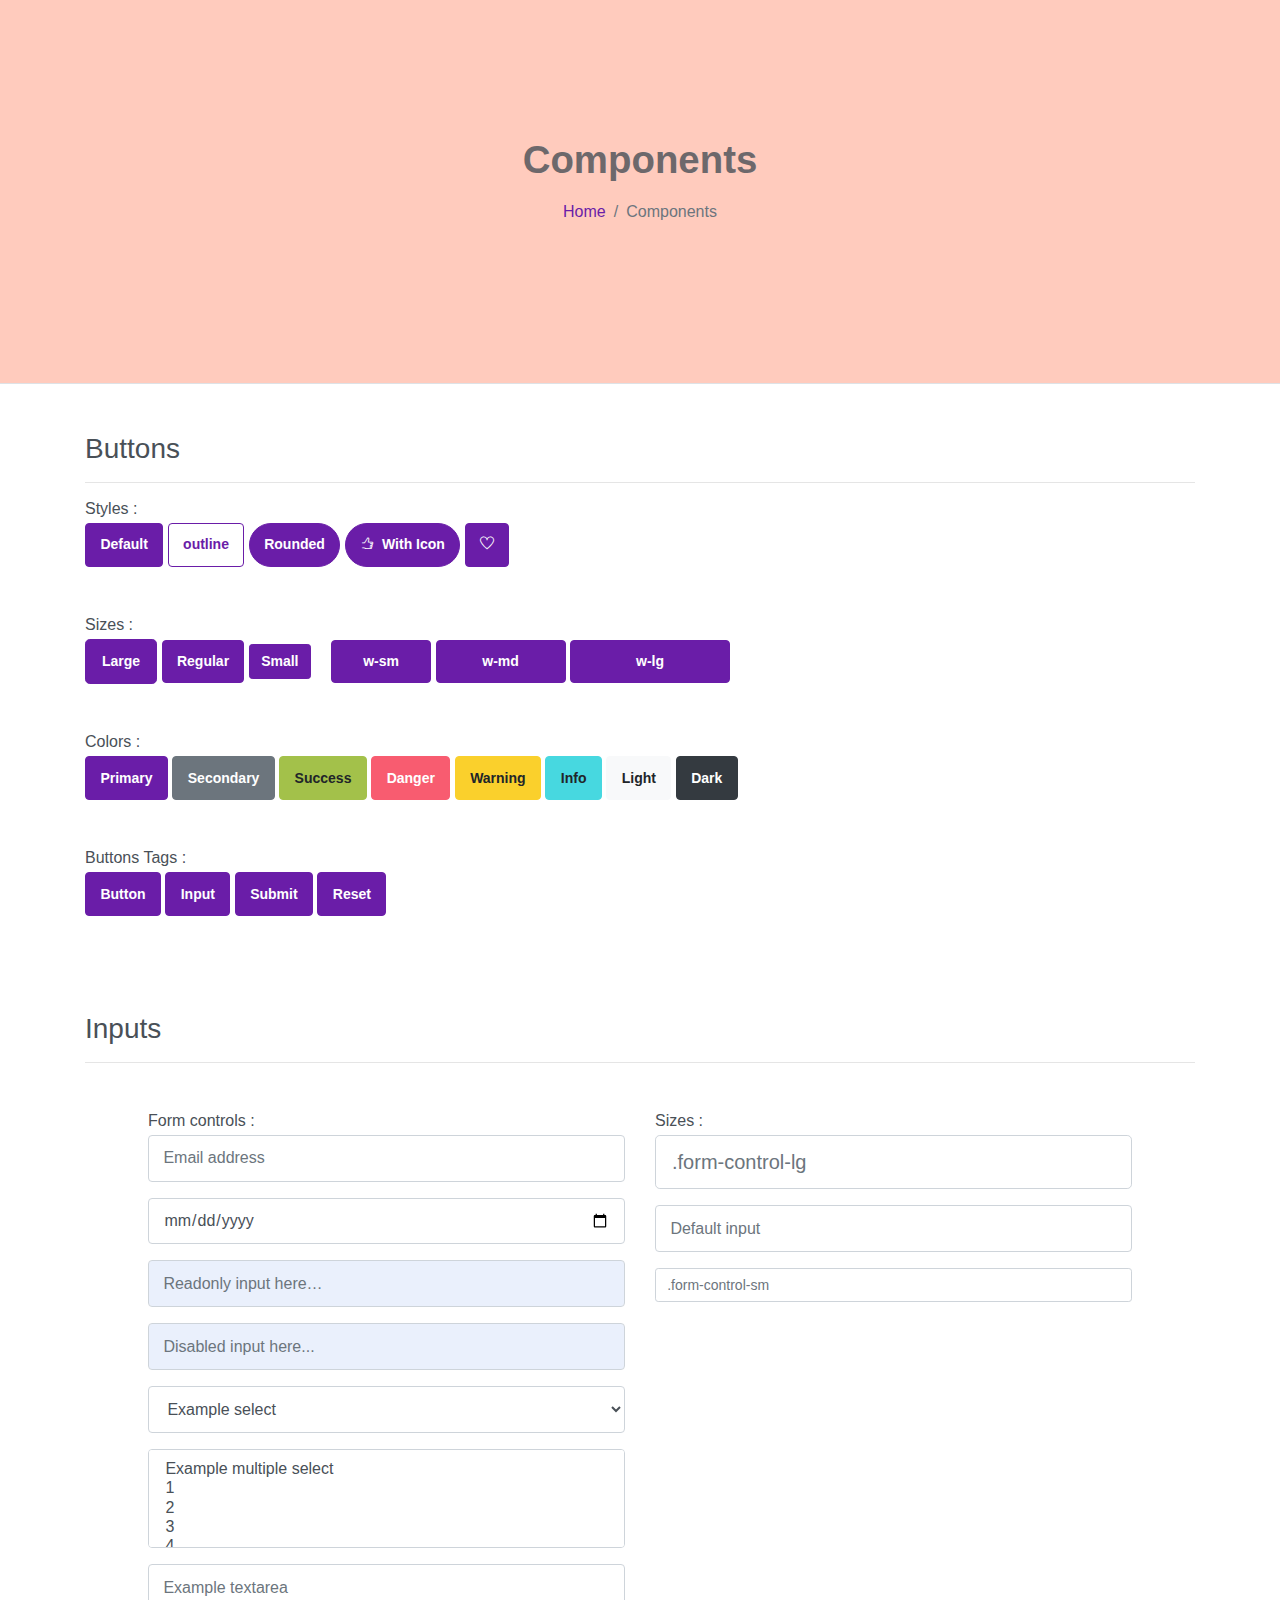
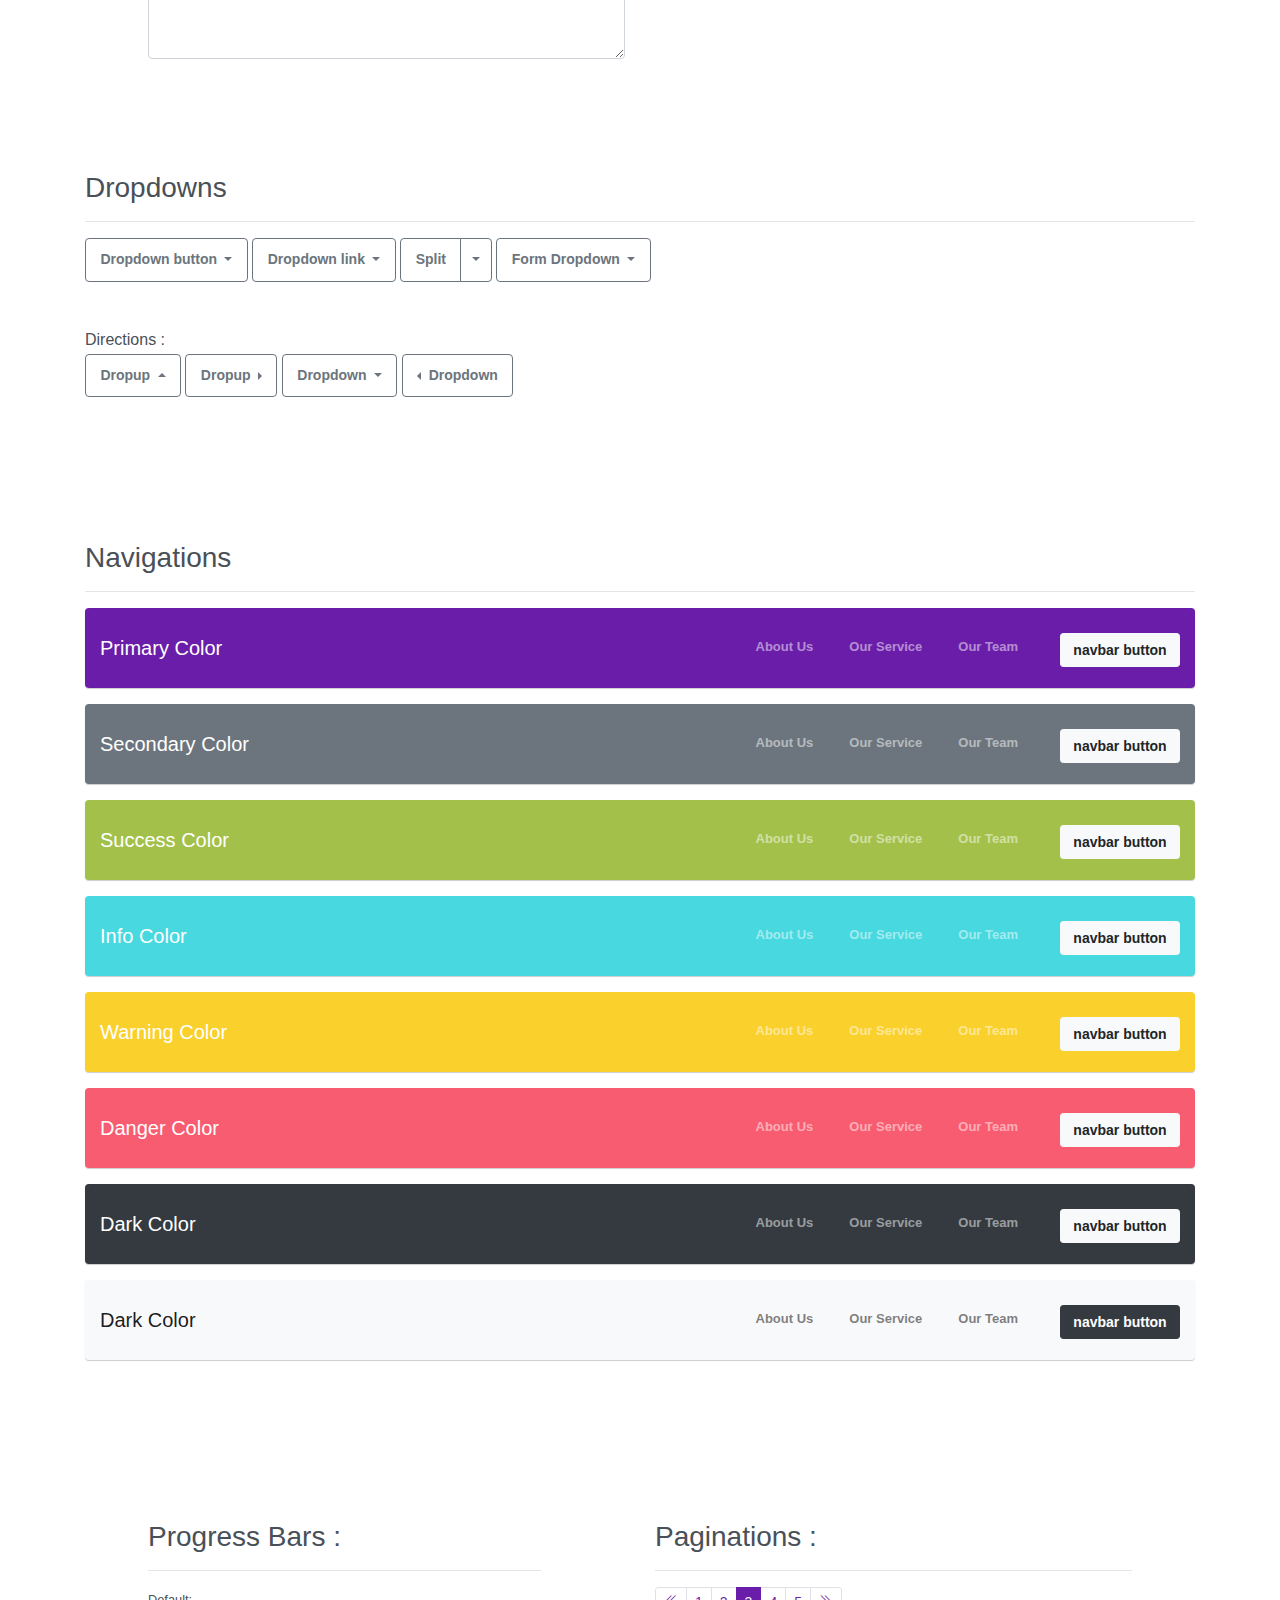
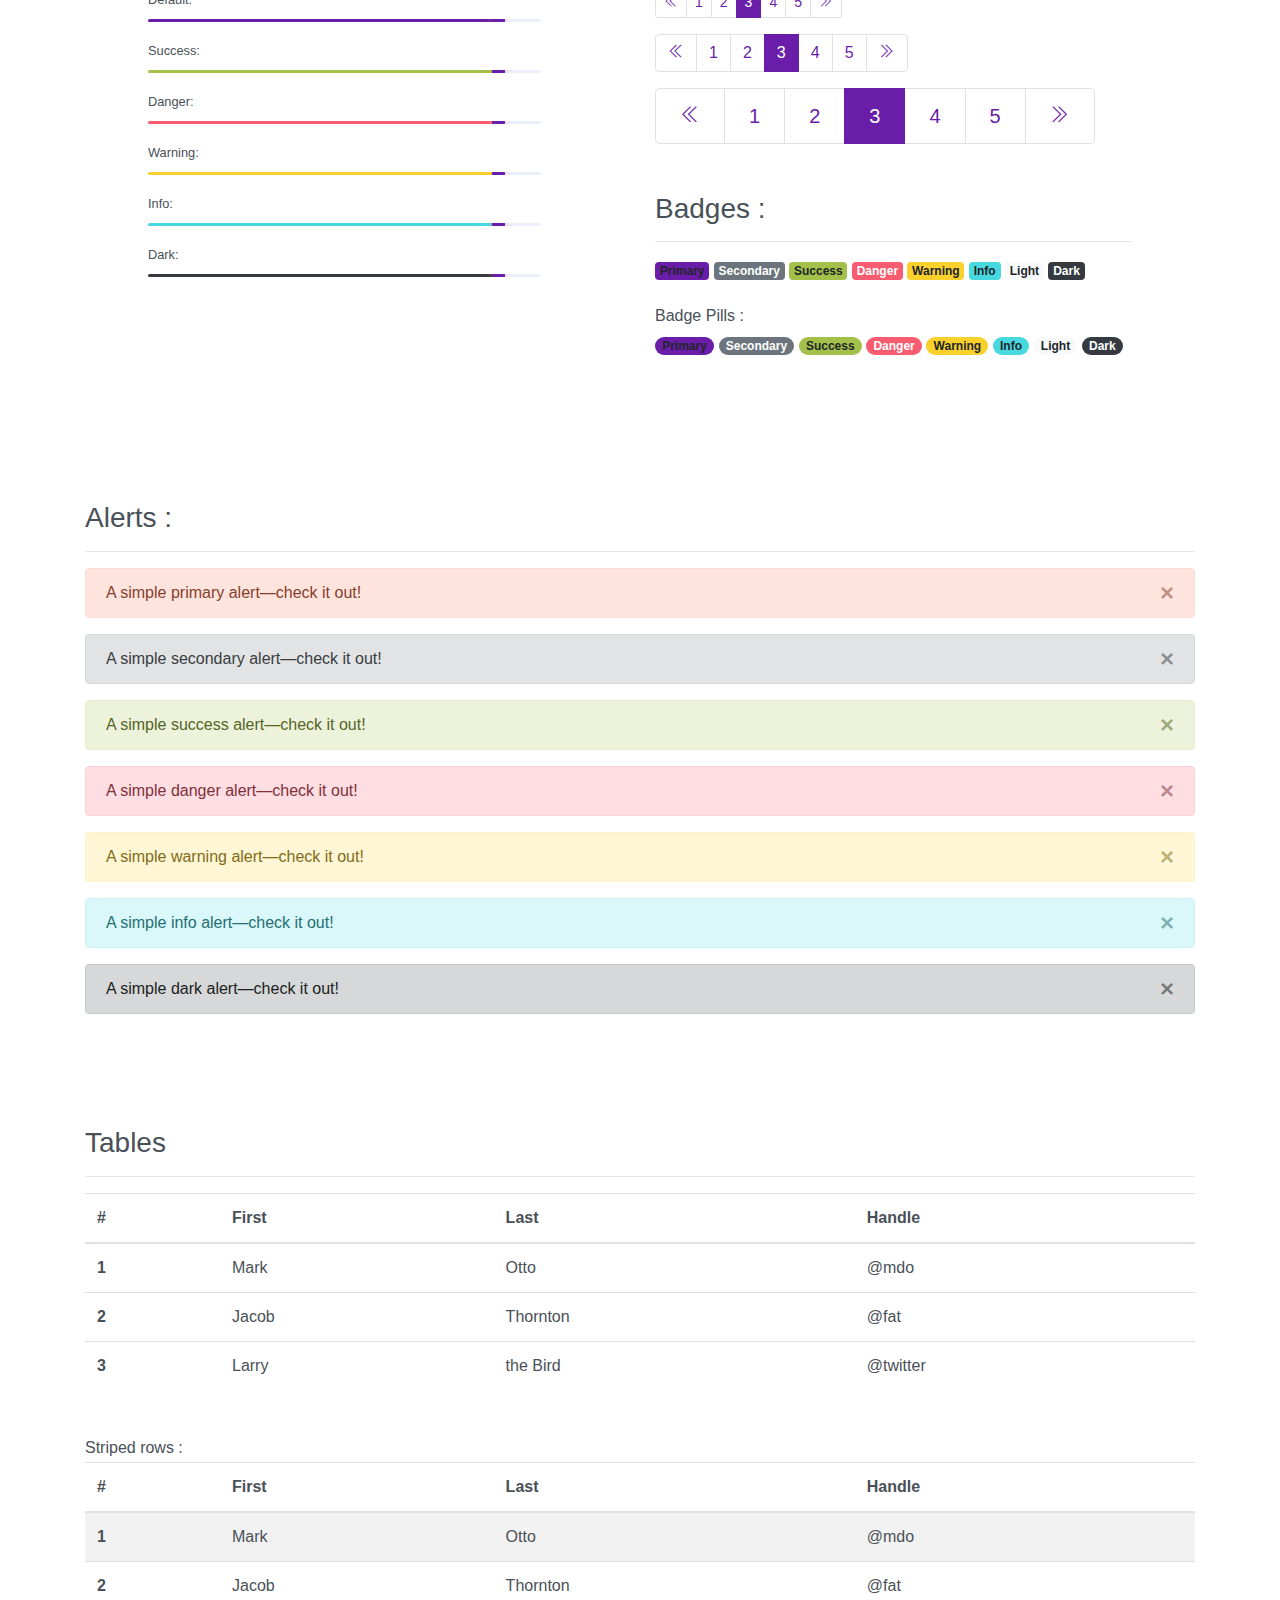
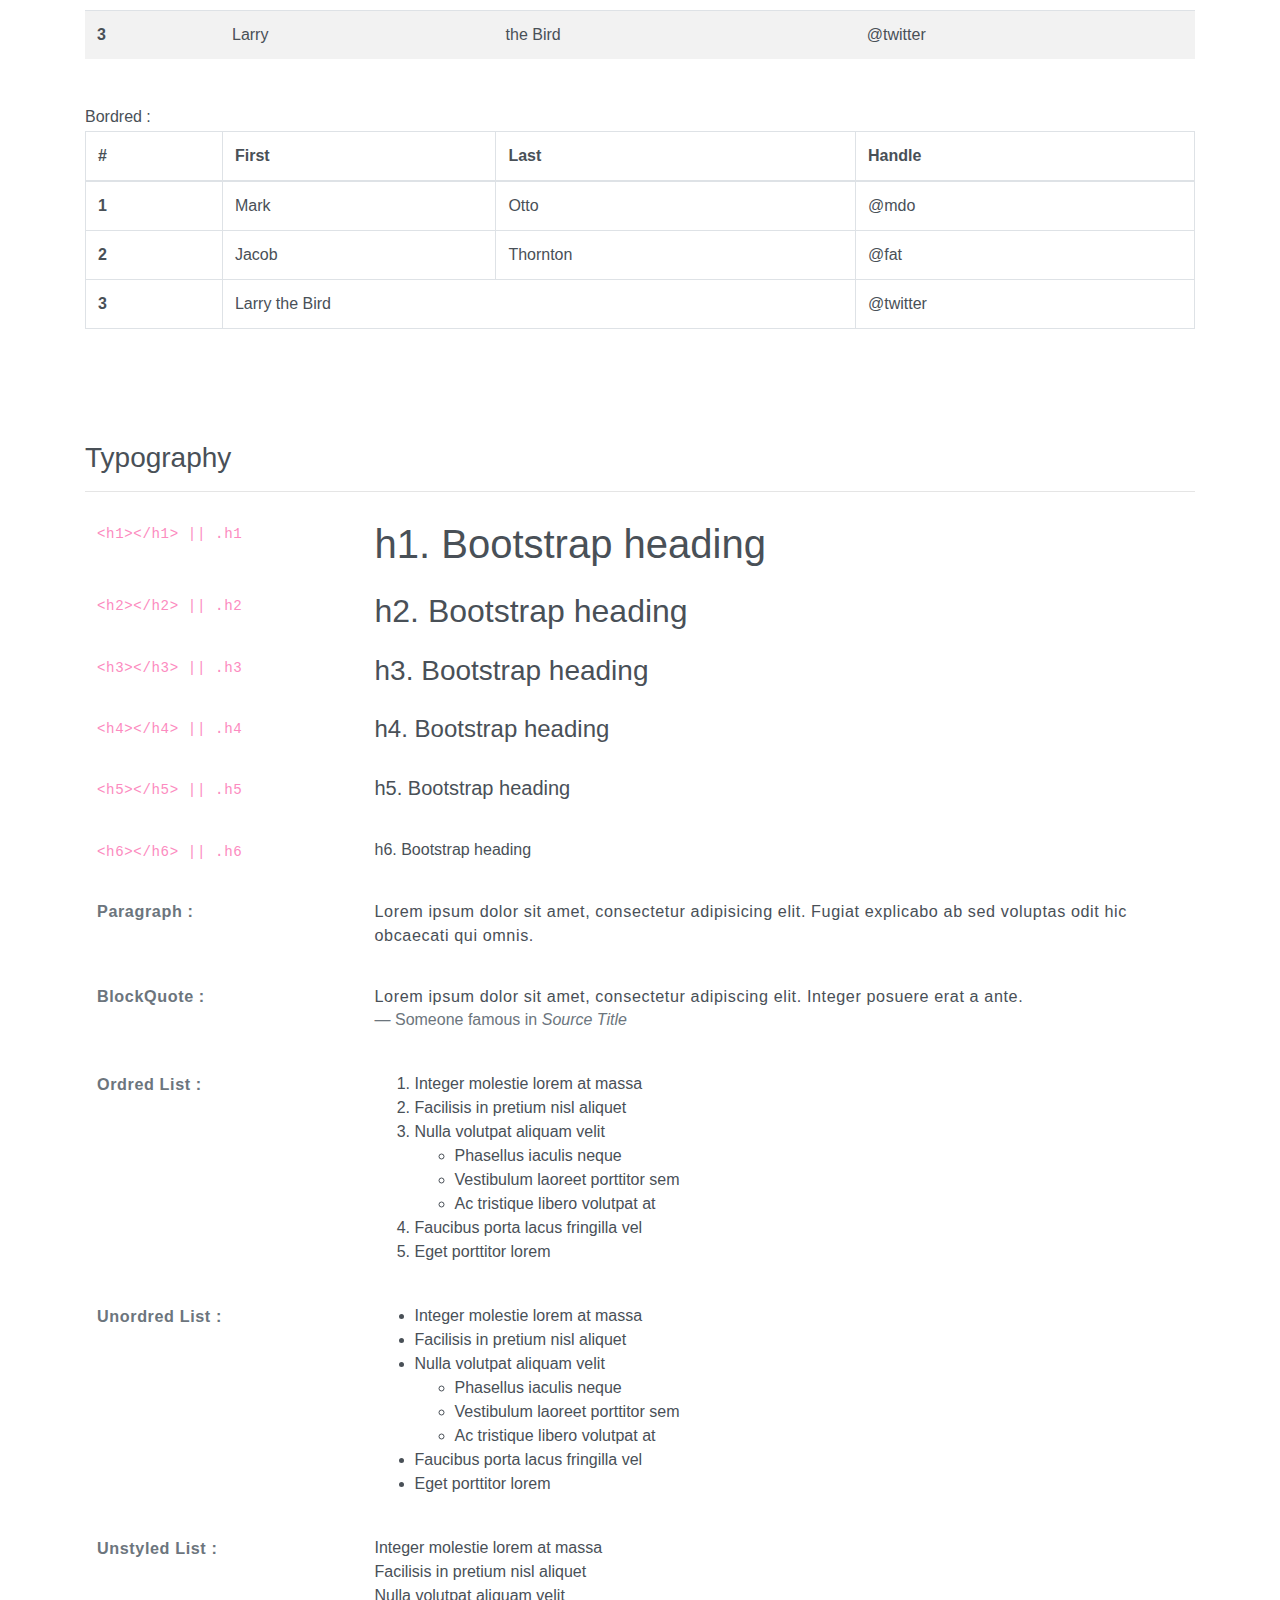
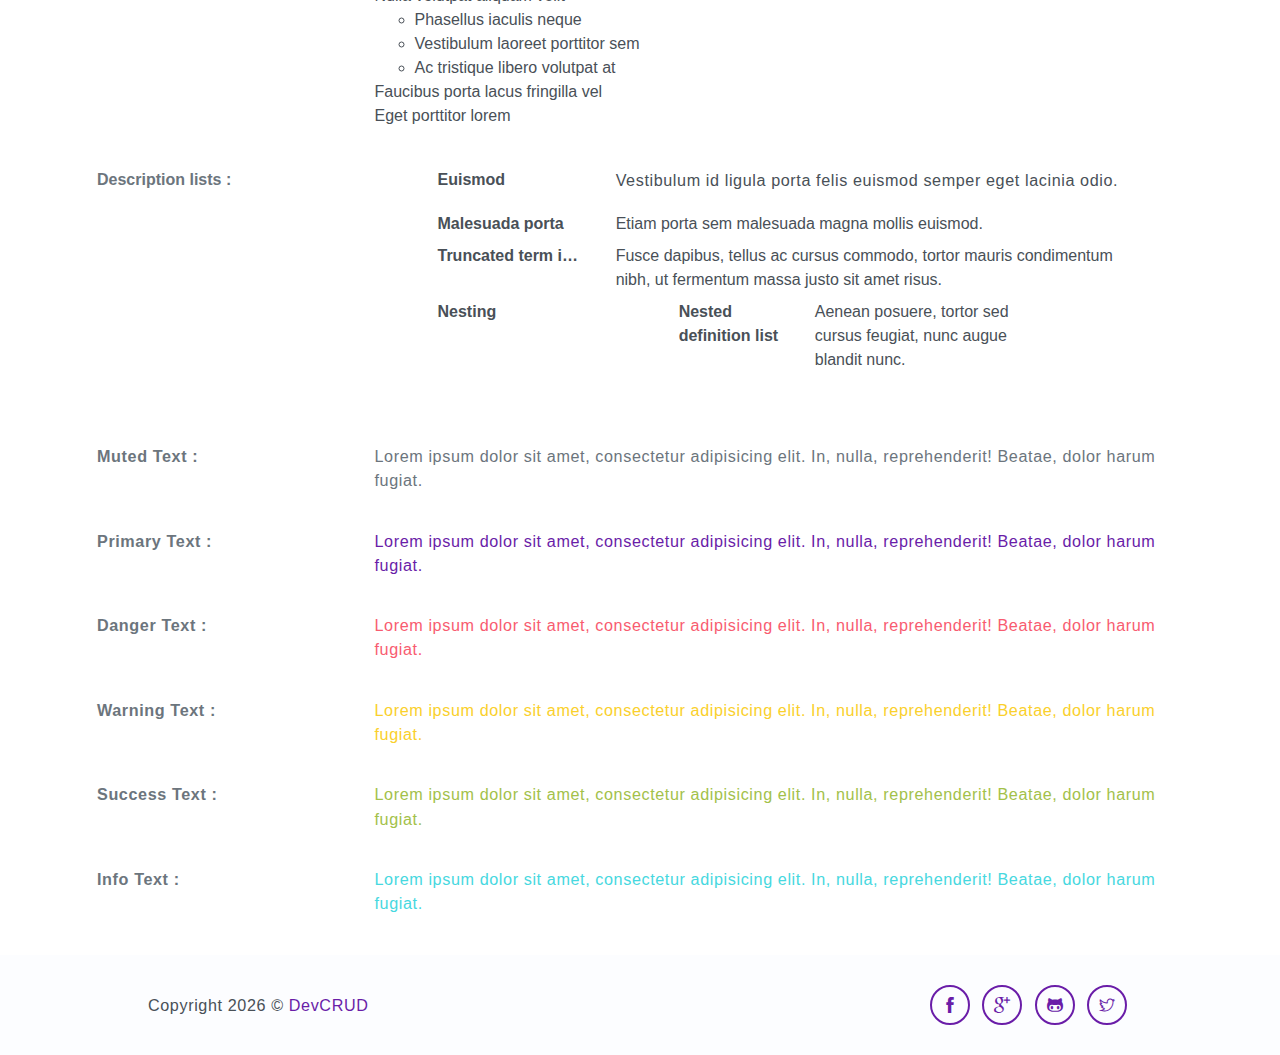
<file: components.html>
<!DOCTYPE html>
<html lang="en">
<head>
   <meta charset="utf-8">
   <meta name="viewport" content="width=device-width, initial-scale=1, shrink-to-fit=no">
   <meta name="description" content="Start your development with Steller landing page.">
   <meta name="author" content="Devcrud">
   <title>Steller | Components</title>
   <!-- font icons -->
   <link rel="stylesheet" href="assets/vendors/themify-icons/css/themify-icons.css">
   <!-- Bootstrap + Steller  -->
   <link rel="stylesheet" href="assets/css/steller.css">
</head>
<body>

   <!-- Page Header -->
   <header class="header header-mini"> 
      <div class="header-title">Components</div> 
      <nav aria-label="breadcrumb">
         <ol class="breadcrumb">
            <li class="breadcrumb-item"><a href="/">Home</a></li>
            <li class="breadcrumb-item active" aria-current="page">Components</li>
         </ol>
      </nav>
   </header> <!-- End Of Page Header -->

   <!-- main content -->
   <div class="container">

      <!-- Buttons -->
      <h3 class="mt-5">Buttons</h3>
      <hr>
      <h6 class="section-secondary-title">Styles :</h6>
      <button class="btn btn-primary">Default</button>
      <button class="btn btn-outline-primary">outline</button>
      <button class="btn btn-primary rounded">Rounded</button>
      <button class="btn btn-primary rounded"><i class="ti-thumb-up pr-1"></i> With Icon</button>
      <button class="btn btn-primary circle"><i class="ti-heart"></i></button>

      <h6 class="section-secondary-title mt-5">Sizes :</h6>
      <button class="btn btn-primary btn-lg">Large</button>
      <button class="btn btn-primary ">Regular</button>
      <button class="btn btn-primary btn-sm">Small</button>
      <button class="btn btn-primary w-sm ml-3">w-sm</button>
      <button class="btn btn-primary w-md">w-md</button>
      <button class="btn btn-primary w-lg">w-lg</button>

      <h6 class="section-secondary-title mt-5">Colors :</h6>          
      <button type="button" class="btn btn-primary">Primary</button>
      <button type="button" class="btn btn-secondary">Secondary</button>
      <button type="button" class="btn btn-success">Success</button>
      <button type="button" class="btn btn-danger">Danger</button>
      <button type="button" class="btn btn-warning">Warning</button>
      <button type="button" class="btn btn-info">Info</button>
      <button type="button" class="btn btn-light">Light</button>
      <button type="button" class="btn btn-dark">Dark</button>

      <h6 class="section-secondary-title mt-5">Buttons Tags :</h6>
      <button class="btn btn-primary" type="submit">Button</button>
      <input class="btn btn-primary" type="button" value="Input">
      <input class="btn btn-primary" type="submit" value="Submit">
      <input class="btn btn-primary" type="reset" value="Reset">
      
      <!-- devider -->
      <div class="py-5"></div>

      <!-- Inputs -->
      <h3>Inputs</h3>
      <hr>
      <div class="row mt-5">
         <div class="col-md-6">
            <h6 class="section-secondary-title">Form controls :</h6>        
            <div class="form-group">
               <input type="email" class="form-control" id="exampleFormControlInput1" placeholder="Email address">
            </div>
            <div class="form-group">
               <input type="date" class="form-control" id="exampleFormControlInput1" placeholder="Date">
            </div>
            <div class="form-group">
               <input class="form-control" type="text" placeholder="Readonly input here…" readonly>
            </div>
            <div class="form-group">
               <input class="form-control" id="disabledInput" type="text" placeholder="Disabled input here..." disabled>
            </div>
            <div class="form-group">
               <select class="form-control" id="exampleFormControlSelect1">
                  <option>Example select</option>
                  <option>1</option>
                  <option>2</option>
                  <option>3</option>
                  <option>4</option>
                  <option>5</option>
               </select>
            </div>
            <div class="form-group">
               <select multiple class="form-control" id="exampleFormControlSelect2">
                  <option>Example multiple select</option>
                  <option>1</option>
                  <option>2</option>
                  <option>3</option>
                  <option>4</option>
                  <option>5</option>
               </select>
            </div>
            <div class="form-group">
               <textarea class="form-control" id="exampleFormControlTextarea1" rows="3" placeholder="Example textarea"></textarea>
            </div>
         </div>
         <div class="col-md-6">
            <h6 class="section-secondary-title">Sizes :</h6>    
            <div class="form-group">
               <input class="form-control form-control-lg" type="text" placeholder=".form-control-lg">             
            </div>
            <div class="form-group">
               <input class="form-control" type="text" placeholder="Default input">
            </div>
            <div class="form-group">
               <input class="form-control form-control-sm" type="text" placeholder=".form-control-sm"> 
            </div>
         </div>
      </div> <!-- end of inputs -->   

      <!-- devider -->
      <div class="py-5"></div>             

      <!-- Dropdowns -->
      <h3 class="components-section-title font-weight-normal">Dropdowns</h3>
      <hr>
      <div class="dropdown d-inline-block">
         <button class="btn btn-outline-secondary dropdown-toggle" type="button" id="dropdownMenuButton" data-toggle="dropdown" aria-haspopup="true" aria-expanded="false">
         Dropdown button
         </button>
         <div class="dropdown-menu" aria-labelledby="dropdownMenuButton">
         <a class="dropdown-item" href="#">Action</a>
         <a class="dropdown-item" href="#">Another action</a>
         <a class="dropdown-item" href="#">Something else here</a>
         </div>
      </div>
      <div class="dropdown d-inline-block">
         <a class="btn btn-outline-secondary dropdown-toggle" href="#" role="button" id="dropdownMenuLink" data-toggle="dropdown" aria-haspopup="true" aria-expanded="false">
            Dropdown link
         </a>
         <div class="dropdown-menu" aria-labelledby="dropdownMenuLink">
            <a class="dropdown-item" href="#">Action</a>
            <a class="dropdown-item" href="#">Another action</a>
            <a class="dropdown-item" href="#">Something else here</a>
         </div>
      </div>
      <div class="btn-group">
         <button type="button" class="btn btn-outline-secondary">Split</button>
         <button type="button" class="btn btn-outline-secondary dropdown-toggle dropdown-toggle-split" data-toggle="dropdown" aria-haspopup="true" aria-expanded="false">
         <span class="sr-only">Toggle Dropdown</span>
         </button>
         <div class="dropdown-menu">
            <a class="dropdown-item" href="#">Action</a>
            <a class="dropdown-item" href="#">Another action</a>
            <a class="dropdown-item" href="#">Something else here</a>
            <div class="dropdown-divider"></div>
            <a class="dropdown-item" href="#">Separated link</a>
         </div>
      </div>
      <div class="btn-group">
         <button class="btn btn-outline-secondary dropdown-toggle" type="button" id="dropdownMenuButton" data-toggle="dropdown" aria-haspopup="true" aria-expanded="false">
            Form Dropdown
         </button>
         <div class="dropdown-menu form">
            <form class="px-4 py-3">
               <div class="form-group">
                  <input type="email" class="form-control" id="exampleDropdownFormEmail1" placeholder="email@example.com">
               </div>
               <div class="form-group">
                  <input type="password" class="form-control" id="exampleDropdownFormPassword1" placeholder="Password">
               </div>
               <div class="form-check mb-3">
                  <input type="checkbox" class="form-check-input" id="dropdownCheck">
                  <label class="form-check-label" for="dropdownCheck">
                     Remember me
                  </label>
               </div>
               <button type="submit" class="btn btn-primary btn-block">Sign in</button>
            </form>
            <div class="dropdown-divider"></div>
            <a class="dropdown-item" href="#"><small>New around here? Sign up</small></a>
            <a class="dropdown-item" href="#"><small>Forgot password?</small></a>
         </div>
      </div>       
      <h6 class="section-secondary-title mt-5">Directions :</h6>  
      <div class="btn-group dropup">
         <button type="button" class="btn btn-outline-secondary dropdown-toggle" data-toggle="dropdown" aria-haspopup="true" aria-expanded="false">
            Dropup
         </button>
         <div class="dropdown-menu">
            <a class="dropdown-item" href="#">Action</a>
            <a class="dropdown-item" href="#">Another action</a>
            <a class="dropdown-item" href="#">Something else here</a>
            <div class="dropdown-divider"></div>
            <a class="dropdown-item" href="#">Separated link</a>
         </div>
      </div>
      <div class="btn-group dropright">
         <button type="button" class="btn btn-outline-secondary dropdown-toggle" data-toggle="dropdown" aria-haspopup="true" aria-expanded="false">
            Dropup
         </button>
         <div class="dropdown-menu">
            <a class="dropdown-item" href="#">Action</a>
            <a class="dropdown-item" href="#">Another action</a>
            <a class="dropdown-item" href="#">Something else here</a>
            <div class="dropdown-divider"></div>
            <a class="dropdown-item" href="#">Separated link</a>
         </div>
      </div>
      <div class="btn-group">
         <button type="button" class="btn btn-outline-secondary dropdown-toggle" data-toggle="dropdown" aria-haspopup="true" aria-expanded="false">
            Dropdown
         </button>
         <div class="dropdown-menu">
            <a class="dropdown-item" href="#">Action</a>
            <a class="dropdown-item" href="#">Another action</a>
            <a class="dropdown-item" href="#">Something else here</a>
            <div class="dropdown-divider"></div>
            <a class="dropdown-item" href="#">Separated link</a>
         </div>
      </div>
      <div class="btn-group dropleft">
         <button type="button" class="btn btn-outline-secondary dropdown-toggle" data-toggle="dropdown" aria-haspopup="true" aria-expanded="false">
            Dropdown
         </button>
         <div class="dropdown-menu">
            <a class="dropdown-item" href="#">Action</a>
            <a class="dropdown-item" href="#">Another action</a>
            <a class="dropdown-item" href="#">Something else here</a>
            <div class="dropdown-divider"></div>
            <a class="dropdown-item" href="#">Separated link</a>
         </div>
      </div> <!-- end of Dropdowns -->  

      <!-- devider -->
      <div class="py-5"></div>   

      <!-- navbars -->
      <h3 class="components-section-title font-weight-normal mt-5">Navigations</h3>
      <hr>
      <nav class="navbar navbar-expand-sm navbar-dark bg-primary rounded shadow mb-3">
         <div class="container">
            <a class="navbar-brand" href="#">Primary Color</a>
            <button class="navbar-toggler ml-auto" type="button" data-toggle="collapse" data-target="#navbarSupportedContent" aria-controls="navbarSupportedContent" aria-expanded="false" aria-label="Toggle navigation">
            <span class="navbar-toggler-icon"></span>
            </button>
            <div class="collapse navbar-collapse" id="navbarSupportedContent">
               <ul class="navbar-nav ml-auto"> 
                  <li class="nav-item">
                     <a class="nav-link" href="#about">About Us</a>
                  </li>
                  <li class="nav-item">
                     <a class="nav-link" href="#service">Our Service</a>
                  </li>
                  <li class="nav-item">
                     <a class="nav-link" href="#team">Our Team</a>
                  </li>
                  <li class="nav-item">
                     <a href="#book-table" class="ml-4 mt-1 btn btn-light btn-sm">navbar button</a>
                  </li>
               </ul>                       
            </div>
         </div>
      </nav>
      <nav class="navbar navbar-expand-sm navbar-dark bg-secondary rounded shadow mb-3">
         <div class="container">
            <a class="navbar-brand" href="#">Secondary Color</a>
            <button class="navbar-toggler ml-auto" type="button" data-toggle="collapse" data-target="#navbarSupportedContent" aria-controls="navbarSupportedContent" aria-expanded="false" aria-label="Toggle navigation">
            <span class="navbar-toggler-icon"></span>
            </button>
            <div class="collapse navbar-collapse" id="navbarSupportedContent">
               <ul class="navbar-nav ml-auto"> 
                  <li class="nav-item">
                     <a class="nav-link" href="#about">About Us</a>
                  </li>
                  <li class="nav-item">
                     <a class="nav-link" href="#service">Our Service</a>
                  </li>
                  <li class="nav-item">
                     <a class="nav-link" href="#team">Our Team</a>
                  </li>
                  <li class="nav-item">
                     <a href="#book-table" class="ml-4 mt-1 btn btn-light btn-sm">navbar button</a>
                  </li>
               </ul>                       
            </div>
         </div>
      </nav>
      <nav class="navbar navbar-expand-sm navbar-dark bg-success rounded shadow mb-3">
         <div class="container">
            <a class="navbar-brand" href="#">Success Color</a>
            <button class="navbar-toggler ml-auto" type="button" data-toggle="collapse" data-target="#navbarSupportedContent" aria-controls="navbarSupportedContent" aria-expanded="false" aria-label="Toggle navigation">
            <span class="navbar-toggler-icon"></span>
            </button>
            <div class="collapse navbar-collapse" id="navbarSupportedContent">
               <ul class="navbar-nav ml-auto"> 
                  <li class="nav-item">
                     <a class="nav-link" href="#about">About Us</a>
                  </li>
                  <li class="nav-item">
                     <a class="nav-link" href="#service">Our Service</a>
                  </li>
                  <li class="nav-item">
                     <a class="nav-link" href="#team">Our Team</a>
                  </li>
                  <li class="nav-item">
                     <a href="#book-table" class="ml-4 mt-1 btn btn-light btn-sm">navbar button</a>
                  </li>
               </ul>                       
            </div>
         </div>
      </nav>
      <nav class="navbar navbar-expand-sm navbar-dark bg-info rounded shadow mb-3">
         <div class="container">
            <a class="navbar-brand" href="#">Info Color</a>
            <button class="navbar-toggler ml-auto" type="button" data-toggle="collapse" data-target="#navbarSupportedContent" aria-controls="navbarSupportedContent" aria-expanded="false" aria-label="Toggle navigation">
            <span class="navbar-toggler-icon"></span>
            </button>
            <div class="collapse navbar-collapse" id="navbarSupportedContent">
               <ul class="navbar-nav ml-auto"> 
                  <li class="nav-item">
                     <a class="nav-link" href="#about">About Us</a>
                  </li>
                  <li class="nav-item">
                     <a class="nav-link" href="#service">Our Service</a>
                  </li>
                  <li class="nav-item">
                     <a class="nav-link" href="#team">Our Team</a>
                  </li>
                  <li class="nav-item">
                     <a href="#book-table" class="ml-4 mt-1 btn btn-light btn-sm">navbar button</a>
                  </li>
               </ul>                       
            </div>
         </div>
      </nav>
      <nav class="navbar navbar-expand-sm navbar-dark bg-warning rounded shadow mb-3">
         <div class="container">
            <a class="navbar-brand" href="#">Warning Color</a>
            <button class="navbar-toggler ml-auto" type="button" data-toggle="collapse" data-target="#navbarSupportedContent" aria-controls="navbarSupportedContent" aria-expanded="false" aria-label="Toggle navigation">
            <span class="navbar-toggler-icon"></span>
            </button>
            <div class="collapse navbar-collapse" id="navbarSupportedContent">
               <ul class="navbar-nav ml-auto"> 
                  <li class="nav-item">
                     <a class="nav-link" href="#about">About Us</a>
                  </li>
                  <li class="nav-item">
                     <a class="nav-link" href="#service">Our Service</a>
                  </li>
                  <li class="nav-item">
                     <a class="nav-link" href="#team">Our Team</a>
                  </li>
                  <li class="nav-item">
                     <a href="#book-table" class="ml-4 mt-1 btn btn-light btn-sm">navbar button</a>
                  </li>
               </ul>                       
            </div>
         </div>
      </nav>
      <nav class="navbar navbar-expand-sm navbar-dark bg-danger rounded shadow mb-3">
         <div class="container">
            <a class="navbar-brand" href="#">Danger Color</a>
            <button class="navbar-toggler ml-auto" type="button" data-toggle="collapse" data-target="#navbarSupportedContent" aria-controls="navbarSupportedContent" aria-expanded="false" aria-label="Toggle navigation">
            <span class="navbar-toggler-icon"></span>
            </button>
            <div class="collapse navbar-collapse" id="navbarSupportedContent">
               <ul class="navbar-nav ml-auto"> 
                  <li class="nav-item">
                     <a class="nav-link" href="#about">About Us</a>
                  </li>
                  <li class="nav-item">
                     <a class="nav-link" href="#service">Our Service</a>
                  </li>
                  <li class="nav-item">
                     <a class="nav-link" href="#team">Our Team</a>
                  </li>
                  <li class="nav-item">
                     <a href="#book-table" class="ml-4 mt-1 btn btn-light btn-sm">navbar button</a>
                  </li>
               </ul>                       
            </div>
         </div>
      </nav>
      <nav class="navbar navbar-expand-sm navbar-dark bg-dark rounded shadow mb-3">
         <div class="container">
            <a class="navbar-brand" href="#">Dark Color</a>
            <button class="navbar-toggler ml-auto" type="button" data-toggle="collapse" data-target="#navbarSupportedContent" aria-controls="navbarSupportedContent" aria-expanded="false" aria-label="Toggle navigation">
            <span class="navbar-toggler-icon"></span>
            </button>
            <div class="collapse navbar-collapse" id="navbarSupportedContent">
               <ul class="navbar-nav ml-auto"> 
                  <li class="nav-item">
                     <a class="nav-link" href="#about">About Us</a>
                  </li>
                  <li class="nav-item">
                     <a class="nav-link" href="#service">Our Service</a>
                  </li>
                  <li class="nav-item">
                     <a class="nav-link" href="#team">Our Team</a>
                  </li>
                  <li class="nav-item">
                     <a href="#book-table" class="ml-4 mt-1 btn btn-light btn-sm">navbar button</a>
                  </li>
               </ul>                       
            </div>
         </div>
      </nav>
      <nav class="navbar navbar-expand-sm navbar-light bg-light rounded shadow mb-3">
         <div class="container">
            <a class="navbar-brand" href="#">Dark Color</a>
            <button class="navbar-toggler ml-auto" type="button" data-toggle="collapse" data-target="#navbarSupportedContent" aria-controls="navbarSupportedContent" aria-expanded="false" aria-label="Toggle navigation">
            <span class="navbar-toggler-icon"></span>
            </button>
            <div class="collapse navbar-collapse" id="navbarSupportedContent">
               <ul class="navbar-nav ml-auto"> 
                  <li class="nav-item">
                     <a class="nav-link" href="#about">About Us</a>
                  </li>
                  <li class="nav-item">
                     <a class="nav-link" href="#service">Our Service</a>
                  </li>
                  <li class="nav-item">
                     <a class="nav-link" href="#team">Our Team</a>
                  </li>
                  <li class="nav-item">
                     <a href="#book-table" class="ml-4 mt-1 btn btn-dark btn-sm">navbar button</a>
                  </li>
               </ul>                       
            </div>
         </div>
      </nav>
      <!-- End of navbars -->

      <!-- devider -->
      <div class="py-5"></div>   
      
      <!-- progress bars -->
      <div class="row justify-content-between">
         <div class="col-md-5">
            <h3 class="components-section-title font-weight-normal mt-5">Progress Bars :</h3>
            <hr>
            <small>Default: </small>
            <div class="progress mt-2 mb-3">
               <div class="progress-bar" role="progressbar" style="width: 90%" aria-valuenow="25" aria-valuemin="0" aria-valuemax="100"><span>90%</span></div>
            </div>
            <small>Success:</small>
            <div class="progress mt-2 mb-3">
               <div class="progress-bar bg-success" role="progressbar" style="width: 90%" aria-valuenow="25" aria-valuemin="0" aria-valuemax="100"><span>90%</span></div>
            </div>
            <small>Danger:</small>
            <div class="progress mt-2 mb-3">
               <div class="progress-bar bg-danger" role="progressbar" style="width: 90%" aria-valuenow="25" aria-valuemin="0" aria-valuemax="100"><span>90%</span></div>
            </div>
            <small>Warning:</small>
            <div class="progress mt-2 mb-3">
               <div class="progress-bar bg-warning" role="progressbar" style="width: 90%" aria-valuenow="25" aria-valuemin="0" aria-valuemax="100"><span>90%</span></div>
            </div>
            <small>Info:</small>
            <div class="progress mt-2 mb-3">
               <div class="progress-bar bg-info" role="progressbar" style="width: 90%" aria-valuenow="25" aria-valuemin="0" aria-valuemax="100"><span>90%</span></div>
            </div>
            <small>Dark:</small>
            <div class="progress mt-2 mb-3">
               <div class="progress-bar bg-dark" role="progressbar" style="width: 90%" aria-valuenow="25" aria-valuemin="0" aria-valuemax="100"><span>90%</span></div>
            </div>
         </div>
         <div class="col-md-6">
            <h3 class="components-section-title font-weight-normal mt-5">Paginations :</h3>
            <hr>
            <nav aria-label="Page navigation example">
               <ul class="pagination pagination-sm">
                  <li class="page-item"><a class="page-link" href="#"><i class="ti-angle-double-left"></i></a></li>
                  <li class="page-item"><a class="page-link" href="#">1</a></li>
                  <li class="page-item"><a class="page-link" href="#">2</a></li>
                  <li class="page-item active"><a class="page-link" href="#">3</a></li>
                  <li class="page-item"><a class="page-link" href="#">4</a></li>
                  <li class="page-item"><a class="page-link" href="#">5</a></li>
                  <li class="page-item"><a class="page-link" href="#"><i class="ti-angle-double-right"></i></a></li>
               </ul>
            </nav>
            <nav aria-label="Page navigation example">
               <ul class="pagination">
               <li class="page-item"><a class="page-link" href="#"><i class="ti-angle-double-left"></i></a></li>
                  <li class="page-item"><a class="page-link" href="#">1</a></li>
                  <li class="page-item"><a class="page-link" href="#">2</a></li>
                  <li class="page-item active"><a class="page-link" href="#">3</a></li>
                  <li class="page-item"><a class="page-link" href="#">4</a></li>
                  <li class="page-item"><a class="page-link" href="#">5</a></li>
                  <li class="page-item"><a class="page-link" href="#"><i class="ti-angle-double-right"></i></a></li>
               </ul>
            </nav>
            <nav aria-label="Page navigation example">
               <ul class="pagination pagination-lg">
                  <li class="page-item"><a class="page-link" href="#"><i class="ti-angle-double-left"></i></a></li>
                  <li class="page-item"><a class="page-link" href="#">1</a></li>
                  <li class="page-item"><a class="page-link" href="#">2</a></li>
                  <li class="page-item active"><a class="page-link" href="#">3</a></li>
                  <li class="page-item"><a class="page-link" href="#">4</a></li>
                  <li class="page-item"><a class="page-link" href="#">5</a></li>
                  <li class="page-item"><a class="page-link" href="#"><i class="ti-angle-double-right"></i></a></li>
               </ul>
            </nav>

            <!-- Badges -->
            <h3 class="components-section-title font-weight-normal mt-5">Badges :</h3>
            <hr>
            <span class="badge badge-primary">Primary</span>
            <span class="badge badge-secondary">Secondary</span>
            <span class="badge badge-success">Success</span>
            <span class="badge badge-danger">Danger</span>
            <span class="badge badge-warning">Warning</span>
            <span class="badge badge-info">Info</span>
            <span class="badge badge-light">Light</span>
            <span class="badge badge-dark">Dark</span>
            <h6 class="section-secondary-title mt-4 mb-2">Badge Pills :</h6>
            <span class="badge badge-pill badge-primary">Primary</span>
            <span class="badge badge-pill badge-secondary">Secondary</span>
            <span class="badge badge-pill badge-success">Success</span>
            <span class="badge badge-pill badge-danger">Danger</span>
            <span class="badge badge-pill badge-warning">Warning</span>
            <span class="badge badge-pill badge-info">Info</span>
            <span class="badge badge-pill badge-light">Light</span>
            <span class="badge badge-pill badge-dark">Dark</span>
         </div>
      </div> <!-- End of Progress bars -->

      <!-- devider -->
      <div class="py-5"></div>  

      <!-- Alerts -->
      <h3 class="components-section-title font-weight-normal mt-5">Alerts :</h3>
      <hr>
      <div class="alert alert-primary alert-dismissible fade show" role="alert">
         A simple primary alert—check it out!
         <button type="button" class="close" data-dismiss="alert" aria-label="Close">
            <span aria-hidden="true">&times;</span>
         </button>
      </div>
      <div class="alert alert-secondary alert-dismissible fade show" role="alert">
         A simple secondary alert—check it out!
         <button type="button" class="close" data-dismiss="alert" aria-label="Close">
            <span aria-hidden="true">&times;</span>
         </button>
      </div>
      <div class="alert alert-success alert-dismissible fade show" role="alert">
         A simple success alert—check it out!
         <button type="button" class="close" data-dismiss="alert" aria-label="Close">
            <span aria-hidden="true">&times;</span>
         </button>
      </div>
      <div class="alert alert-danger alert-dismissible fade show" role="alert">
         A simple danger alert—check it out!
         <button type="button" class="close" data-dismiss="alert" aria-label="Close">
            <span aria-hidden="true">&times;</span>
         </button>
      </div>
      <div class="alert alert-warning alert-dismissible fade show" role="alert">
         A simple warning alert—check it out!
         <button type="button" class="close" data-dismiss="alert" aria-label="Close">
            <span aria-hidden="true">&times;</span>
         </button>
      </div>
      <div class="alert alert-info alert-dismissible fade show" role="alert">
         A simple info alert—check it out!
         <button type="button" class="close" data-dismiss="alert" aria-label="Close">
            <span aria-hidden="true">&times;</span>
         </button>
      </div>
      <div class="alert alert-dark alert-dismissible fade show" role="alert">
         A simple dark alert—check it out!
         <button type="button" class="close" data-dismiss="alert" aria-label="Close">
            <span aria-hidden="true">&times;</span>
         </button>
      </div>
      <!-- end of alerts -->

      <!-- devider -->
      <div class="py-5"></div> 
   
      <!-- tables -->
      <h3 class="components-section-title">Tables</h3>
      <hr>
      <table class="table">
         <thead>
            <tr>
               <th scope="col">#</th>
               <th scope="col">First</th>
               <th scope="col">Last</th>
               <th scope="col">Handle</th>
            </tr>
         </thead>
         <tbody>
            <tr>
               <th scope="row">1</th>
               <td>Mark</td>
               <td>Otto</td>
               <td>@mdo</td>
            </tr>
            <tr>
               <th scope="row">2</th>
               <td>Jacob</td>
               <td>Thornton</td>
               <td>@fat</td>
            </tr>
            <tr>
               <th scope="row">3</th>
               <td>Larry</td>
               <td>the Bird</td>
               <td>@twitter</td>
            </tr>
         </tbody>
      </table>

      <h6 class="section-secondary-title mt-5">Striped rows :</h6>
      <table class="table table-striped">
         <thead>
            <tr>
               <th scope="col">#</th>
               <th scope="col">First</th>
               <th scope="col">Last</th>
               <th scope="col">Handle</th>
            </tr>
         </thead>
         <tbody>
            <tr>
               <th scope="row">1</th>
               <td>Mark</td>
               <td>Otto</td>
               <td>@mdo</td>
            </tr>
            <tr>
               <th scope="row">2</th>
               <td>Jacob</td>
               <td>Thornton</td>
               <td>@fat</td>
            </tr>
            <tr>
               <th scope="row">3</th>
               <td>Larry</td>
               <td>the Bird</td>
               <td>@twitter</td>
            </tr>
         </tbody>
      </table>

      <h6 class="section-secondary-title mt-5">Bordred :</h6>
      <table class="table table-bordered">
         <thead>
            <tr>
               <th scope="col">#</th>
               <th scope="col">First</th>
               <th scope="col">Last</th>
               <th scope="col">Handle</th>
            </tr>
         </thead>
         <tbody>
            <tr>
               <th scope="row">1</th>
               <td>Mark</td>
               <td>Otto</td>
               <td>@mdo</td>
            </tr>
            <tr>
               <th scope="row">2</th>
               <td>Jacob</td>
               <td>Thornton</td>
               <td>@fat</td>
            </tr>
            <tr>
               <th scope="row">3</th>
               <td colspan="2">Larry the Bird</td>
               <td>@twitter</td>
            </tr>
         </tbody>
      </table>
      <!-- end of tables -->

      <!-- devider -->
      <div class="py-5"></div> 

      <!-- typography -->
      <h3 class="components-section-title">Typography</h3>
      <hr>
     
      <table class="table table-borderless v-align-center">
         <tbody>
            <tr>
               <td>
                  <p><code class="highlighter-rouge">&lt;h1&gt;&lt;/h1&gt; || .h1</code></p>
               </td>
               <td class="w-75"><span class="h1">h1. Bootstrap heading</span></td>
            </tr>
            <tr>
               <td>
                  <p><code class="highlighter-rouge">&lt;h2&gt;&lt;/h2&gt; || .h2</code></p>
               </td>
               <td><span class="h2">h2. Bootstrap heading</span></td>
            </tr>
            <tr>
               <td>
                  <p><code class="highlighter-rouge">&lt;h3&gt;&lt;/h3&gt; || .h3</code></p>
               </td>
               <td><span class="h3">h3. Bootstrap heading</span></td>
            </tr>
            <tr>
               <td>
                  <p><code class="highlighter-rouge">&lt;h4&gt;&lt;/h4&gt; || .h4</code></p>
               </td>
               <td><span class="h4">h4. Bootstrap heading</span></td>
            </tr>
            <tr>
               <td>
                  <p><code class="highlighter-rouge">&lt;h5&gt;&lt;/h5&gt; || .h5</code></p>
               </td>
               <td><span class="h5">h5. Bootstrap heading</span></td>
            </tr>
            <tr>
               <td>
                  <p><code class="highlighter-rouge">&lt;h6&gt;&lt;/h6&gt; || .h6</code></p>
               </td>
               <td><span class="h6">h6. Bootstrap heading</span></td>
            </tr>
            <tr>
               <td>
                  <p class="font-weight-bold text-muted">Paragraph :</p>
               </td>
               <td><p>Lorem ipsum dolor sit amet, consectetur adipisicing elit. Fugiat explicabo ab sed voluptas odit hic obcaecati qui omnis.</p></td>
            </tr>
            <tr>
               <td>
                  <p class="font-weight-bold text-muted">BlockQuote :</p>
               </td>
               <td>
                  <blockquote class="blockquote">
                     <p class="mb-0">Lorem ipsum dolor sit amet, consectetur adipiscing elit. Integer posuere erat a ante.</p>
                     <footer class="blockquote-footer">Someone famous in <cite title="Source Title">Source Title</cite></footer>
                  </blockquote>
               </td>
            </tr>

            <tr>
               <td><p class="font-weight-bold text-muted">Ordred List :</p></td>
               <td>
                  <ol>
                     <li>Integer molestie lorem at massa</li>
                     <li>Facilisis in pretium nisl aliquet</li>
                     <li>Nulla volutpat aliquam velit
                        <ul>
                           <li>Phasellus iaculis neque</li>
                           <li>Vestibulum laoreet porttitor sem</li>
                           <li>Ac tristique libero volutpat at</li>
                        </ul>
                     </li>
                     <li>Faucibus porta lacus fringilla vel</li>
                     <li>Eget porttitor lorem</li>
                  </ol>
               </td>
            </tr>
            <tr>
               <td><p class="font-weight-bold text-muted">Unordred List :</p></td>
               <td>
                  <ul >
                     <li>Integer molestie lorem at massa</li>
                     <li>Facilisis in pretium nisl aliquet</li>
                     <li>Nulla volutpat aliquam velit
                        <ul>
                           <li>Phasellus iaculis neque</li>
                           <li>Vestibulum laoreet porttitor sem</li>
                           <li>Ac tristique libero volutpat at</li>
                        </ul>
                     </li>
                     <li>Faucibus porta lacus fringilla vel</li>
                     <li>Eget porttitor lorem</li>
                  </ul>
               </td>
            </tr>
            <tr>
               <td><p class="font-weight-bold text-muted">Unstyled List :</p></td>
               <td>
                  <ul class="list-unstyled">
                     <li>Integer molestie lorem at massa</li>
                     <li>Facilisis in pretium nisl aliquet</li>
                     <li>Nulla volutpat aliquam velit
                        <ul>
                           <li>Phasellus iaculis neque</li>
                           <li>Vestibulum laoreet porttitor sem</li>
                           <li>Ac tristique libero volutpat at</li>
                        </ul>
                     </li>
                     <li>Faucibus porta lacus fringilla vel</li>
                     <li>Eget porttitor lorem</li>
                  </ul>
               </td>
            </tr>
            <tr>
               <td class="font-weight-bold text-muted">Description lists : </td>
               <td>
                  <dl class="row">
                     <dt class="col-sm-3">Euismod</dt>
                     <dd class="col-sm-9">
                        <p>Vestibulum id ligula porta felis euismod semper eget lacinia odio.</p>
                     </dd>

                     <dt class="col-sm-3">Malesuada porta</dt>
                     <dd class="col-sm-9">Etiam porta sem malesuada magna mollis euismod.</dd>

                     <dt class="col-sm-3 text-truncate">Truncated term is truncated</dt>
                     <dd class="col-sm-9">Fusce dapibus, tellus ac cursus commodo, tortor mauris condimentum nibh, ut fermentum massa justo sit amet risus.</dd>

                     <dt class="col-sm-3">Nesting</dt>
                     <dd class="col-sm-9">
                        <dl class="row">
                           <dt class="col-sm-4">Nested definition list</dt>
                           <dd class="col-sm-8">Aenean posuere, tortor sed cursus feugiat, nunc augue blandit nunc.</dd>
                        </dl>
                     </dd>
                  </dl>
               </td>
            </tr>
            <tr>
               <td>
                  <p class="font-weight-bold text-muted">Muted Text :</p>
               </td>
               <td>
                  <p class="text-muted">Lorem ipsum dolor sit amet, consectetur adipisicing elit. In, nulla, reprehenderit! Beatae, dolor harum fugiat.</p>
               </td>
            </tr>
            <tr>
               <td>
                  <p class="font-weight-bold text-muted">Primary Text :</p>
               </td>
               <td>
                  <p class="text-primary">Lorem ipsum dolor sit amet, consectetur adipisicing elit. In, nulla, reprehenderit! Beatae, dolor harum fugiat.</p>
               </td>
            </tr>
            <tr>
               <td>
                  <p class="font-weight-bold text-muted">Danger Text :</p>
               </td>
               <td>
                  <p class="text-danger">Lorem ipsum dolor sit amet, consectetur adipisicing elit. In, nulla, reprehenderit! Beatae, dolor harum fugiat.</p>
               </td>
            </tr>
            <tr>
               <td>
                  <p class="font-weight-bold text-muted">Warning Text :</p>
               </td>
               <td>
                  <p class="text-warning">Lorem ipsum dolor sit amet, consectetur adipisicing elit. In, nulla, reprehenderit! Beatae, dolor harum fugiat.</p>
               </td>
            </tr>
            <tr>
               <td>
                  <p class="font-weight-bold text-muted">Success Text :</p>
               </td>
               <td>
                  <p class="text-success">Lorem ipsum dolor sit amet, consectetur adipisicing elit. In, nulla, reprehenderit! Beatae, dolor harum fugiat.</p>
               </td>
            </tr>
            <tr>
               <td>
                  <p class="font-weight-bold text-muted">Info Text :</p>
               </td>
               <td>
                  <p class="text-info">Lorem ipsum dolor sit amet, consectetur adipisicing elit. In, nulla, reprehenderit! Beatae, dolor harum fugiat.</p>
               </td>
            </tr>
         </tbody>
      </table>
   </div>
   <!-- end of typography -->

   <!-- Page Footer -->
    <footer class="page-footer">
        <div class="container">
            <div class="row align-items-center">
                <div class="col-sm-6">
                    <p>Copyright <script>document.write(new Date().getFullYear())</script> &copy; <a href="http://www.devcrud.com" target="_blank">DevCRUD</a></p>
                </div>
                <div class="col-sm-6">
                    <div class="socials">
                        <a class="social-item" href="javascript:void(0)"><i class="ti-facebook"></i></a>
                        <a class="social-item" href="javascript:void(0)"><i class="ti-google"></i></a>
                        <a class="social-item" href="javascript:void(0)"><i class="ti-github"></i></a>
                        <a class="social-item" href="javascript:void(0)"><i class="ti-twitter"></i></a>
                    </div>
                </div>
            </div>
        </div>
    </footer> 
    <!-- End of page footer -->
   
   <!-- core  -->
    <script src="assets/vendors/jquery/jquery-3.4.1.js"></script>
   <script src="assets/vendors/bootstrap/bootstrap.bundle.js"></script>

    <!-- steller js -->
    <script src="assets/js/steller.js"></script>

</body>
</html>
</file>
<file: assets/vendors/themify-icons/css/themify-icons.css>
@font-face {
	font-family: 'themify';
	src:url("../fonts/themify.eot?-fvbane");
	src:url("../fonts/themify.eot?#iefix-fvbane") format("embedded-opentype"),
		url("../fonts/themify.woff?-fvbane") format("woff"),
		url("../fonts/themify.ttf?-fvbane") format("truetype"),
		url("../fonts/themify.svg?-fvbane#themify") format("svg");
	font-weight: normal;
	font-style: normal;
}

[class^="ti-"], [class*=" ti-"] {
	font-family: 'themify';
	speak: none;
	font-style: normal;
	font-weight: normal;
	font-variant: normal;
	text-transform: none;
	line-height: 1;

	/* Better Font Rendering =========== */
	-webkit-font-smoothing: antialiased;
	-moz-osx-font-smoothing: grayscale;
}

.ti-wand:before {
	content: "\e600";
}
.ti-volume:before {
	content: "\e601";
}
.ti-user:before {
	content: "\e602";
}
.ti-unlock:before {
	content: "\e603";
}
.ti-unlink:before {
	content: "\e604";
}
.ti-trash:before {
	content: "\e605";
}
.ti-thought:before {
	content: "\e606";
}
.ti-target:before {
	content: "\e607";
}
.ti-tag:before {
	content: "\e608";
}
.ti-tablet:before {
	content: "\e609";
}
.ti-star:before {
	content: "\e60a";
}
.ti-spray:before {
	content: "\e60b";
}
.ti-signal:before {
	content: "\e60c";
}
.ti-shopping-cart:before {
	content: "\e60d";
}
.ti-shopping-cart-full:before {
	content: "\e60e";
}
.ti-settings:before {
	content: "\e60f";
}
.ti-search:before {
	content: "\e610";
}
.ti-zoom-in:before {
	content: "\e611";
}
.ti-zoom-out:before {
	content: "\e612";
}
.ti-cut:before {
	content: "\e613";
}
.ti-ruler:before {
	content: "\e614";
}
.ti-ruler-pencil:before {
	content: "\e615";
}
.ti-ruler-alt:before {
	content: "\e616";
}
.ti-bookmark:before {
	content: "\e617";
}
.ti-bookmark-alt:before {
	content: "\e618";
}
.ti-reload:before {
	content: "\e619";
}
.ti-plus:before {
	content: "\e61a";
}
.ti-pin:before {
	content: "\e61b";
}
.ti-pencil:before {
	content: "\e61c";
}
.ti-pencil-alt:before {
	content: "\e61d";
}
.ti-paint-roller:before {
	content: "\e61e";
}
.ti-paint-bucket:before {
	content: "\e61f";
}
.ti-na:before {
	content: "\e620";
}
.ti-mobile:before {
	content: "\e621";
}
.ti-minus:before {
	content: "\e622";
}
.ti-medall:before {
	content: "\e623";
}
.ti-medall-alt:before {
	content: "\e624";
}
.ti-marker:before {
	content: "\e625";
}
.ti-marker-alt:before {
	content: "\e626";
}
.ti-arrow-up:before {
	content: "\e627";
}
.ti-arrow-right:before {
	content: "\e628";
}
.ti-arrow-left:before {
	content: "\e629";
}
.ti-arrow-down:before {
	content: "\e62a";
}
.ti-lock:before {
	content: "\e62b";
}
.ti-location-arrow:before {
	content: "\e62c";
}
.ti-link:before {
	content: "\e62d";
}
.ti-layout:before {
	content: "\e62e";
}
.ti-layers:before {
	content: "\e62f";
}
.ti-layers-alt:before {
	content: "\e630";
}
.ti-key:before {
	content: "\e631";
}
.ti-import:before {
	content: "\e632";
}
.ti-image:before {
	content: "\e633";
}
.ti-heart:before {
	content: "\e634";
}
.ti-heart-broken:before {
	content: "\e635";
}
.ti-hand-stop:before {
	content: "\e636";
}
.ti-hand-open:before {
	content: "\e637";
}
.ti-hand-drag:before {
	content: "\e638";
}
.ti-folder:before {
	content: "\e639";
}
.ti-flag:before {
	content: "\e63a";
}
.ti-flag-alt:before {
	content: "\e63b";
}
.ti-flag-alt-2:before {
	content: "\e63c";
}
.ti-eye:before {
	content: "\e63d";
}
.ti-export:before {
	content: "\e63e";
}
.ti-exchange-vertical:before {
	content: "\e63f";
}
.ti-desktop:before {
	content: "\e640";
}
.ti-cup:before {
	content: "\e641";
}
.ti-crown:before {
	content: "\e642";
}
.ti-comments:before {
	content: "\e643";
}
.ti-comment:before {
	content: "\e644";
}
.ti-comment-alt:before {
	content: "\e645";
}
.ti-close:before {
	content: "\e646";
}
.ti-clip:before {
	content: "\e647";
}
.ti-angle-up:before {
	content: "\e648";
}
.ti-angle-right:before {
	content: "\e649";
}
.ti-angle-left:before {
	content: "\e64a";
}
.ti-angle-down:before {
	content: "\e64b";
}
.ti-check:before {
	content: "\e64c";
}
.ti-check-box:before {
	content: "\e64d";
}
.ti-camera:before {
	content: "\e64e";
}
.ti-announcement:before {
	content: "\e64f";
}
.ti-brush:before {
	content: "\e650";
}
.ti-briefcase:before {
	content: "\e651";
}
.ti-bolt:before {
	content: "\e652";
}
.ti-bolt-alt:before {
	content: "\e653";
}
.ti-blackboard:before {
	content: "\e654";
}
.ti-bag:before {
	content: "\e655";
}
.ti-move:before {
	content: "\e656";
}
.ti-arrows-vertical:before {
	content: "\e657";
}
.ti-arrows-horizontal:before {
	content: "\e658";
}
.ti-fullscreen:before {
	content: "\e659";
}
.ti-arrow-top-right:before {
	content: "\e65a";
}
.ti-arrow-top-left:before {
	content: "\e65b";
}
.ti-arrow-circle-up:before {
	content: "\e65c";
}
.ti-arrow-circle-right:before {
	content: "\e65d";
}
.ti-arrow-circle-left:before {
	content: "\e65e";
}
.ti-arrow-circle-down:before {
	content: "\e65f";
}
.ti-angle-double-up:before {
	content: "\e660";
}
.ti-angle-double-right:before {
	content: "\e661";
}
.ti-angle-double-left:before {
	content: "\e662";
}
.ti-angle-double-down:before {
	content: "\e663";
}
.ti-zip:before {
	content: "\e664";
}
.ti-world:before {
	content: "\e665";
}
.ti-wheelchair:before {
	content: "\e666";
}
.ti-view-list:before {
	content: "\e667";
}
.ti-view-list-alt:before {
	content: "\e668";
}
.ti-view-grid:before {
	content: "\e669";
}
.ti-uppercase:before {
	content: "\e66a";
}
.ti-upload:before {
	content: "\e66b";
}
.ti-underline:before {
	content: "\e66c";
}
.ti-truck:before {
	content: "\e66d";
}
.ti-timer:before {
	content: "\e66e";
}
.ti-ticket:before {
	content: "\e66f";
}
.ti-thumb-up:before {
	content: "\e670";
}
.ti-thumb-down:before {
	content: "\e671";
}
.ti-text:before {
	content: "\e672";
}
.ti-stats-up:before {
	content: "\e673";
}
.ti-stats-down:before {
	content: "\e674";
}
.ti-split-v:before {
	content: "\e675";
}
.ti-split-h:before {
	content: "\e676";
}
.ti-smallcap:before {
	content: "\e677";
}
.ti-shine:before {
	content: "\e678";
}
.ti-shift-right:before {
	content: "\e679";
}
.ti-shift-left:before {
	content: "\e67a";
}
.ti-shield:before {
	content: "\e67b";
}
.ti-notepad:before {
	content: "\e67c";
}
.ti-server:before {
	content: "\e67d";
}
.ti-quote-right:before {
	content: "\e67e";
}
.ti-quote-left:before {
	content: "\e67f";
}
.ti-pulse:before {
	content: "\e680";
}
.ti-printer:before {
	content: "\e681";
}
.ti-power-off:before {
	content: "\e682";
}
.ti-plug:before {
	content: "\e683";
}
.ti-pie-chart:before {
	content: "\e684";
}
.ti-paragraph:before {
	content: "\e685";
}
.ti-panel:before {
	content: "\e686";
}
.ti-package:before {
	content: "\e687";
}
.ti-music:before {
	content: "\e688";
}
.ti-music-alt:before {
	content: "\e689";
}
.ti-mouse:before {
	content: "\e68a";
}
.ti-mouse-alt:before {
	content: "\e68b";
}
.ti-money:before {
	content: "\e68c";
}
.ti-microphone:before {
	content: "\e68d";
}
.ti-menu:before {
	content: "\e68e";
}
.ti-menu-alt:before {
	content: "\e68f";
}
.ti-map:before {
	content: "\e690";
}
.ti-map-alt:before {
	content: "\e691";
}
.ti-loop:before {
	content: "\e692";
}
.ti-location-pin:before {
	content: "\e693";
}
.ti-list:before {
	content: "\e694";
}
.ti-light-bulb:before {
	content: "\e695";
}
.ti-Italic:before {
	content: "\e696";
}
.ti-info:before {
	content: "\e697";
}
.ti-infinite:before {
	content: "\e698";
}
.ti-id-badge:before {
	content: "\e699";
}
.ti-hummer:before {
	content: "\e69a";
}
.ti-home:before {
	content: "\e69b";
}
.ti-help:before {
	content: "\e69c";
}
.ti-headphone:before {
	content: "\e69d";
}
.ti-harddrives:before {
	content: "\e69e";
}
.ti-harddrive:before {
	content: "\e69f";
}
.ti-gift:before {
	content: "\e6a0";
}
.ti-game:before {
	content: "\e6a1";
}
.ti-filter:before {
	content: "\e6a2";
}
.ti-files:before {
	content: "\e6a3";
}
.ti-file:before {
	content: "\e6a4";
}
.ti-eraser:before {
	content: "\e6a5";
}
.ti-envelope:before {
	content: "\e6a6";
}
.ti-download:before {
	content: "\e6a7";
}
.ti-direction:before {
	content: "\e6a8";
}
.ti-direction-alt:before {
	content: "\e6a9";
}
.ti-dashboard:before {
	content: "\e6aa";
}
.ti-control-stop:before {
	content: "\e6ab";
}
.ti-control-shuffle:before {
	content: "\e6ac";
}
.ti-control-play:before {
	content: "\e6ad";
}
.ti-control-pause:before {
	content: "\e6ae";
}
.ti-control-forward:before {
	content: "\e6af";
}
.ti-control-backward:before {
	content: "\e6b0";
}
.ti-cloud:before {
	content: "\e6b1";
}
.ti-cloud-up:before {
	content: "\e6b2";
}
.ti-cloud-down:before {
	content: "\e6b3";
}
.ti-clipboard:before {
	content: "\e6b4";
}
.ti-car:before {
	content: "\e6b5";
}
.ti-calendar:before {
	content: "\e6b6";
}
.ti-book:before {
	content: "\e6b7";
}
.ti-bell:before {
	content: "\e6b8";
}
.ti-basketball:before {
	content: "\e6b9";
}
.ti-bar-chart:before {
	content: "\e6ba";
}
.ti-bar-chart-alt:before {
	content: "\e6bb";
}
.ti-back-right:before {
	content: "\e6bc";
}
.ti-back-left:before {
	content: "\e6bd";
}
.ti-arrows-corner:before {
	content: "\e6be";
}
.ti-archive:before {
	content: "\e6bf";
}
.ti-anchor:before {
	content: "\e6c0";
}
.ti-align-right:before {
	content: "\e6c1";
}
.ti-align-left:before {
	content: "\e6c2";
}
.ti-align-justify:before {
	content: "\e6c3";
}
.ti-align-center:before {
	content: "\e6c4";
}
.ti-alert:before {
	content: "\e6c5";
}
.ti-alarm-clock:before {
	content: "\e6c6";
}
.ti-agenda:before {
	content: "\e6c7";
}
.ti-write:before {
	content: "\e6c8";
}
.ti-window:before {
	content: "\e6c9";
}
.ti-widgetized:before {
	content: "\e6ca";
}
.ti-widget:before {
	content: "\e6cb";
}
.ti-widget-alt:before {
	content: "\e6cc";
}
.ti-wallet:before {
	content: "\e6cd";
}
.ti-video-clapper:before {
	content: "\e6ce";
}
.ti-video-camera:before {
	content: "\e6cf";
}
.ti-vector:before {
	content: "\e6d0";
}
.ti-themify-logo:before {
	content: "\e6d1";
}
.ti-themify-favicon:before {
	content: "\e6d2";
}
.ti-themify-favicon-alt:before {
	content: "\e6d3";
}
.ti-support:before {
	content: "\e6d4";
}
.ti-stamp:before {
	content: "\e6d5";
}
.ti-split-v-alt:before {
	content: "\e6d6";
}
.ti-slice:before {
	content: "\e6d7";
}
.ti-shortcode:before {
	content: "\e6d8";
}
.ti-shift-right-alt:before {
	content: "\e6d9";
}
.ti-shift-left-alt:before {
	content: "\e6da";
}
.ti-ruler-alt-2:before {
	content: "\e6db";
}
.ti-receipt:before {
	content: "\e6dc";
}
.ti-pin2:before {
	content: "\e6dd";
}
.ti-pin-alt:before {
	content: "\e6de";
}
.ti-pencil-alt2:before {
	content: "\e6df";
}
.ti-palette:before {
	content: "\e6e0";
}
.ti-more:before {
	content: "\e6e1";
}
.ti-more-alt:before {
	content: "\e6e2";
}
.ti-microphone-alt:before {
	content: "\e6e3";
}
.ti-magnet:before {
	content: "\e6e4";
}
.ti-line-double:before {
	content: "\e6e5";
}
.ti-line-dotted:before {
	content: "\e6e6";
}
.ti-line-dashed:before {
	content: "\e6e7";
}
.ti-layout-width-full:before {
	content: "\e6e8";
}
.ti-layout-width-default:before {
	content: "\e6e9";
}
.ti-layout-width-default-alt:before {
	content: "\e6ea";
}
.ti-layout-tab:before {
	content: "\e6eb";
}
.ti-layout-tab-window:before {
	content: "\e6ec";
}
.ti-layout-tab-v:before {
	content: "\e6ed";
}
.ti-layout-tab-min:before {
	content: "\e6ee";
}
.ti-layout-slider:before {
	content: "\e6ef";
}
.ti-layout-slider-alt:before {
	content: "\e6f0";
}
.ti-layout-sidebar-right:before {
	content: "\e6f1";
}
.ti-layout-sidebar-none:before {
	content: "\e6f2";
}
.ti-layout-sidebar-left:before {
	content: "\e6f3";
}
.ti-layout-placeholder:before {
	content: "\e6f4";
}
.ti-layout-menu:before {
	content: "\e6f5";
}
.ti-layout-menu-v:before {
	content: "\e6f6";
}
.ti-layout-menu-separated:before {
	content: "\e6f7";
}
.ti-layout-menu-full:before {
	content: "\e6f8";
}
.ti-layout-media-right-alt:before {
	content: "\e6f9";
}
.ti-layout-media-right:before {
	content: "\e6fa";
}
.ti-layout-media-overlay:before {
	content: "\e6fb";
}
.ti-layout-media-overlay-alt:before {
	content: "\e6fc";
}
.ti-layout-media-overlay-alt-2:before {
	content: "\e6fd";
}
.ti-layout-media-left-alt:before {
	content: "\e6fe";
}
.ti-layout-media-left:before {
	content: "\e6ff";
}
.ti-layout-media-center-alt:before {
	content: "\e700";
}
.ti-layout-media-center:before {
	content: "\e701";
}
.ti-layout-list-thumb:before {
	content: "\e702";
}
.ti-layout-list-thumb-alt:before {
	content: "\e703";
}
.ti-layout-list-post:before {
	content: "\e704";
}
.ti-layout-list-large-image:before {
	content: "\e705";
}
.ti-layout-line-solid:before {
	content: "\e706";
}
.ti-layout-grid4:before {
	content: "\e707";
}
.ti-layout-grid3:before {
	content: "\e708";
}
.ti-layout-grid2:before {
	content: "\e709";
}
.ti-layout-grid2-thumb:before {
	content: "\e70a";
}
.ti-layout-cta-right:before {
	content: "\e70b";
}
.ti-layout-cta-left:before {
	content: "\e70c";
}
.ti-layout-cta-center:before {
	content: "\e70d";
}
.ti-layout-cta-btn-right:before {
	content: "\e70e";
}
.ti-layout-cta-btn-left:before {
	content: "\e70f";
}
.ti-layout-column4:before {
	content: "\e710";
}
.ti-layout-column3:before {
	content: "\e711";
}
.ti-layout-column2:before {
	content: "\e712";
}
.ti-layout-accordion-separated:before {
	content: "\e713";
}
.ti-layout-accordion-merged:before {
	content: "\e714";
}
.ti-layout-accordion-list:before {
	content: "\e715";
}
.ti-ink-pen:before {
	content: "\e716";
}
.ti-info-alt:before {
	content: "\e717";
}
.ti-help-alt:before {
	content: "\e718";
}
.ti-headphone-alt:before {
	content: "\e719";
}
.ti-hand-point-up:before {
	content: "\e71a";
}
.ti-hand-point-right:before {
	content: "\e71b";
}
.ti-hand-point-left:before {
	content: "\e71c";
}
.ti-hand-point-down:before {
	content: "\e71d";
}
.ti-gallery:before {
	content: "\e71e";
}
.ti-face-smile:before {
	content: "\e71f";
}
.ti-face-sad:before {
	content: "\e720";
}
.ti-credit-card:before {
	content: "\e721";
}
.ti-control-skip-forward:before {
	content: "\e722";
}
.ti-control-skip-backward:before {
	content: "\e723";
}
.ti-control-record:before {
	content: "\e724";
}
.ti-control-eject:before {
	content: "\e725";
}
.ti-comments-smiley:before {
	content: "\e726";
}
.ti-brush-alt:before {
	content: "\e727";
}
.ti-youtube:before {
	content: "\e728";
}
.ti-vimeo:before {
	content: "\e729";
}
.ti-twitter:before {
	content: "\e72a";
}
.ti-time:before {
	content: "\e72b";
}
.ti-tumblr:before {
	content: "\e72c";
}
.ti-skype:before {
	content: "\e72d";
}
.ti-share:before {
	content: "\e72e";
}
.ti-share-alt:before {
	content: "\e72f";
}
.ti-rocket:before {
	content: "\e730";
}
.ti-pinterest:before {
	content: "\e731";
}
.ti-new-window:before {
	content: "\e732";
}
.ti-microsoft:before {
	content: "\e733";
}
.ti-list-ol:before {
	content: "\e734";
}
.ti-linkedin:before {
	content: "\e735";
}
.ti-layout-sidebar-2:before {
	content: "\e736";
}
.ti-layout-grid4-alt:before {
	content: "\e737";
}
.ti-layout-grid3-alt:before {
	content: "\e738";
}
.ti-layout-grid2-alt:before {
	content: "\e739";
}
.ti-layout-column4-alt:before {
	content: "\e73a";
}
.ti-layout-column3-alt:before {
	content: "\e73b";
}
.ti-layout-column2-alt:before {
	content: "\e73c";
}
.ti-instagram:before {
	content: "\e73d";
}
.ti-google:before {
	content: "\e73e";
}
.ti-github:before {
	content: "\e73f";
}
.ti-flickr:before {
	content: "\e740";
}
.ti-facebook:before {
	content: "\e741";
}
.ti-dropbox:before {
	content: "\e742";
}
.ti-dribbble:before {
	content: "\e743";
}
.ti-apple:before {
	content: "\e744";
}
.ti-android:before {
	content: "\e745";
}
.ti-save:before {
	content: "\e746";
}
.ti-save-alt:before {
	content: "\e747";
}
.ti-yahoo:before {
	content: "\e748";
}
.ti-wordpress:before {
	content: "\e749";
}
.ti-vimeo-alt:before {
	content: "\e74a";
}
.ti-twitter-alt:before {
	content: "\e74b";
}
.ti-tumblr-alt:before {
	content: "\e74c";
}
.ti-trello:before {
	content: "\e74d";
}
.ti-stack-overflow:before {
	content: "\e74e";
}
.ti-soundcloud:before {
	content: "\e74f";
}
.ti-sharethis:before {
	content: "\e750";
}
.ti-sharethis-alt:before {
	content: "\e751";
}
.ti-reddit:before {
	content: "\e752";
}
.ti-pinterest-alt:before {
	content: "\e753";
}
.ti-microsoft-alt:before {
	content: "\e754";
}
.ti-linux:before {
	content: "\e755";
}
.ti-jsfiddle:before {
	content: "\e756";
}
.ti-joomla:before {
	content: "\e757";
}
.ti-html5:before {
	content: "\e758";
}
.ti-flickr-alt:before {
	content: "\e759";
}
.ti-email:before {
	content: "\e75a";
}
.ti-drupal:before {
	content: "\e75b";
}
.ti-dropbox-alt:before {
	content: "\e75c";
}
.ti-css3:before {
	content: "\e75d";
}
.ti-rss:before {
	content: "\e75e";
}
.ti-rss-alt:before {
	content: "\e75f";
}
</file>
<file: public/assets/vendors/themify-icons/css/themify-icons.css>
@font-face {
	font-family: 'themify';
	src:url("../fonts/themify.eot?-fvbane");
	src:url("../fonts/themify.eot?#iefix-fvbane") format("embedded-opentype"),
		url("../fonts/themify.woff?-fvbane") format("woff"),
		url("../fonts/themify.ttf?-fvbane") format("truetype"),
		url("../fonts/themify.svg?-fvbane#themify") format("svg");
	font-weight: normal;
	font-style: normal;
}

[class^="ti-"], [class*=" ti-"] {
	font-family: 'themify';
	speak: none;
	font-style: normal;
	font-weight: normal;
	font-variant: normal;
	text-transform: none;
	line-height: 1;

	/* Better Font Rendering =========== */
	-webkit-font-smoothing: antialiased;
	-moz-osx-font-smoothing: grayscale;
}

.ti-wand:before {
	content: "\e600";
}
.ti-volume:before {
	content: "\e601";
}
.ti-user:before {
	content: "\e602";
}
.ti-unlock:before {
	content: "\e603";
}
.ti-unlink:before {
	content: "\e604";
}
.ti-trash:before {
	content: "\e605";
}
.ti-thought:before {
	content: "\e606";
}
.ti-target:before {
	content: "\e607";
}
.ti-tag:before {
	content: "\e608";
}
.ti-tablet:before {
	content: "\e609";
}
.ti-star:before {
	content: "\e60a";
}
.ti-spray:before {
	content: "\e60b";
}
.ti-signal:before {
	content: "\e60c";
}
.ti-shopping-cart:before {
	content: "\e60d";
}
.ti-shopping-cart-full:before {
	content: "\e60e";
}
.ti-settings:before {
	content: "\e60f";
}
.ti-search:before {
	content: "\e610";
}
.ti-zoom-in:before {
	content: "\e611";
}
.ti-zoom-out:before {
	content: "\e612";
}
.ti-cut:before {
	content: "\e613";
}
.ti-ruler:before {
	content: "\e614";
}
.ti-ruler-pencil:before {
	content: "\e615";
}
.ti-ruler-alt:before {
	content: "\e616";
}
.ti-bookmark:before {
	content: "\e617";
}
.ti-bookmark-alt:before {
	content: "\e618";
}
.ti-reload:before {
	content: "\e619";
}
.ti-plus:before {
	content: "\e61a";
}
.ti-pin:before {
	content: "\e61b";
}
.ti-pencil:before {
	content: "\e61c";
}
.ti-pencil-alt:before {
	content: "\e61d";
}
.ti-paint-roller:before {
	content: "\e61e";
}
.ti-paint-bucket:before {
	content: "\e61f";
}
.ti-na:before {
	content: "\e620";
}
.ti-mobile:before {
	content: "\e621";
}
.ti-minus:before {
	content: "\e622";
}
.ti-medall:before {
	content: "\e623";
}
.ti-medall-alt:before {
	content: "\e624";
}
.ti-marker:before {
	content: "\e625";
}
.ti-marker-alt:before {
	content: "\e626";
}
.ti-arrow-up:before {
	content: "\e627";
}
.ti-arrow-right:before {
	content: "\e628";
}
.ti-arrow-left:before {
	content: "\e629";
}
.ti-arrow-down:before {
	content: "\e62a";
}
.ti-lock:before {
	content: "\e62b";
}
.ti-location-arrow:before {
	content: "\e62c";
}
.ti-link:before {
	content: "\e62d";
}
.ti-layout:before {
	content: "\e62e";
}
.ti-layers:before {
	content: "\e62f";
}
.ti-layers-alt:before {
	content: "\e630";
}
.ti-key:before {
	content: "\e631";
}
.ti-import:before {
	content: "\e632";
}
.ti-image:before {
	content: "\e633";
}
.ti-heart:before {
	content: "\e634";
}
.ti-heart-broken:before {
	content: "\e635";
}
.ti-hand-stop:before {
	content: "\e636";
}
.ti-hand-open:before {
	content: "\e637";
}
.ti-hand-drag:before {
	content: "\e638";
}
.ti-folder:before {
	content: "\e639";
}
.ti-flag:before {
	content: "\e63a";
}
.ti-flag-alt:before {
	content: "\e63b";
}
.ti-flag-alt-2:before {
	content: "\e63c";
}
.ti-eye:before {
	content: "\e63d";
}
.ti-export:before {
	content: "\e63e";
}
.ti-exchange-vertical:before {
	content: "\e63f";
}
.ti-desktop:before {
	content: "\e640";
}
.ti-cup:before {
	content: "\e641";
}
.ti-crown:before {
	content: "\e642";
}
.ti-comments:before {
	content: "\e643";
}
.ti-comment:before {
	content: "\e644";
}
.ti-comment-alt:before {
	content: "\e645";
}
.ti-close:before {
	content: "\e646";
}
.ti-clip:before {
	content: "\e647";
}
.ti-angle-up:before {
	content: "\e648";
}
.ti-angle-right:before {
	content: "\e649";
}
.ti-angle-left:before {
	content: "\e64a";
}
.ti-angle-down:before {
	content: "\e64b";
}
.ti-check:before {
	content: "\e64c";
}
.ti-check-box:before {
	content: "\e64d";
}
.ti-camera:before {
	content: "\e64e";
}
.ti-announcement:before {
	content: "\e64f";
}
.ti-brush:before {
	content: "\e650";
}
.ti-briefcase:before {
	content: "\e651";
}
.ti-bolt:before {
	content: "\e652";
}
.ti-bolt-alt:before {
	content: "\e653";
}
.ti-blackboard:before {
	content: "\e654";
}
.ti-bag:before {
	content: "\e655";
}
.ti-move:before {
	content: "\e656";
}
.ti-arrows-vertical:before {
	content: "\e657";
}
.ti-arrows-horizontal:before {
	content: "\e658";
}
.ti-fullscreen:before {
	content: "\e659";
}
.ti-arrow-top-right:before {
	content: "\e65a";
}
.ti-arrow-top-left:before {
	content: "\e65b";
}
.ti-arrow-circle-up:before {
	content: "\e65c";
}
.ti-arrow-circle-right:before {
	content: "\e65d";
}
.ti-arrow-circle-left:before {
	content: "\e65e";
}
.ti-arrow-circle-down:before {
	content: "\e65f";
}
.ti-angle-double-up:before {
	content: "\e660";
}
.ti-angle-double-right:before {
	content: "\e661";
}
.ti-angle-double-left:before {
	content: "\e662";
}
.ti-angle-double-down:before {
	content: "\e663";
}
.ti-zip:before {
	content: "\e664";
}
.ti-world:before {
	content: "\e665";
}
.ti-wheelchair:before {
	content: "\e666";
}
.ti-view-list:before {
	content: "\e667";
}
.ti-view-list-alt:before {
	content: "\e668";
}
.ti-view-grid:before {
	content: "\e669";
}
.ti-uppercase:before {
	content: "\e66a";
}
.ti-upload:before {
	content: "\e66b";
}
.ti-underline:before {
	content: "\e66c";
}
.ti-truck:before {
	content: "\e66d";
}
.ti-timer:before {
	content: "\e66e";
}
.ti-ticket:before {
	content: "\e66f";
}
.ti-thumb-up:before {
	content: "\e670";
}
.ti-thumb-down:before {
	content: "\e671";
}
.ti-text:before {
	content: "\e672";
}
.ti-stats-up:before {
	content: "\e673";
}
.ti-stats-down:before {
	content: "\e674";
}
.ti-split-v:before {
	content: "\e675";
}
.ti-split-h:before {
	content: "\e676";
}
.ti-smallcap:before {
	content: "\e677";
}
.ti-shine:before {
	content: "\e678";
}
.ti-shift-right:before {
	content: "\e679";
}
.ti-shift-left:before {
	content: "\e67a";
}
.ti-shield:before {
	content: "\e67b";
}
.ti-notepad:before {
	content: "\e67c";
}
.ti-server:before {
	content: "\e67d";
}
.ti-quote-right:before {
	content: "\e67e";
}
.ti-quote-left:before {
	content: "\e67f";
}
.ti-pulse:before {
	content: "\e680";
}
.ti-printer:before {
	content: "\e681";
}
.ti-power-off:before {
	content: "\e682";
}
.ti-plug:before {
	content: "\e683";
}
.ti-pie-chart:before {
	content: "\e684";
}
.ti-paragraph:before {
	content: "\e685";
}
.ti-panel:before {
	content: "\e686";
}
.ti-package:before {
	content: "\e687";
}
.ti-music:before {
	content: "\e688";
}
.ti-music-alt:before {
	content: "\e689";
}
.ti-mouse:before {
	content: "\e68a";
}
.ti-mouse-alt:before {
	content: "\e68b";
}
.ti-money:before {
	content: "\e68c";
}
.ti-microphone:before {
	content: "\e68d";
}
.ti-menu:before {
	content: "\e68e";
}
.ti-menu-alt:before {
	content: "\e68f";
}
.ti-map:before {
	content: "\e690";
}
.ti-map-alt:before {
	content: "\e691";
}
.ti-loop:before {
	content: "\e692";
}
.ti-location-pin:before {
	content: "\e693";
}
.ti-list:before {
	content: "\e694";
}
.ti-light-bulb:before {
	content: "\e695";
}
.ti-Italic:before {
	content: "\e696";
}
.ti-info:before {
	content: "\e697";
}
.ti-infinite:before {
	content: "\e698";
}
.ti-id-badge:before {
	content: "\e699";
}
.ti-hummer:before {
	content: "\e69a";
}
.ti-home:before {
	content: "\e69b";
}
.ti-help:before {
	content: "\e69c";
}
.ti-headphone:before {
	content: "\e69d";
}
.ti-harddrives:before {
	content: "\e69e";
}
.ti-harddrive:before {
	content: "\e69f";
}
.ti-gift:before {
	content: "\e6a0";
}
.ti-game:before {
	content: "\e6a1";
}
.ti-filter:before {
	content: "\e6a2";
}
.ti-files:before {
	content: "\e6a3";
}
.ti-file:before {
	content: "\e6a4";
}
.ti-eraser:before {
	content: "\e6a5";
}
.ti-envelope:before {
	content: "\e6a6";
}
.ti-download:before {
	content: "\e6a7";
}
.ti-direction:before {
	content: "\e6a8";
}
.ti-direction-alt:before {
	content: "\e6a9";
}
.ti-dashboard:before {
	content: "\e6aa";
}
.ti-control-stop:before {
	content: "\e6ab";
}
.ti-control-shuffle:before {
	content: "\e6ac";
}
.ti-control-play:before {
	content: "\e6ad";
}
.ti-control-pause:before {
	content: "\e6ae";
}
.ti-control-forward:before {
	content: "\e6af";
}
.ti-control-backward:before {
	content: "\e6b0";
}
.ti-cloud:before {
	content: "\e6b1";
}
.ti-cloud-up:before {
	content: "\e6b2";
}
.ti-cloud-down:before {
	content: "\e6b3";
}
.ti-clipboard:before {
	content: "\e6b4";
}
.ti-car:before {
	content: "\e6b5";
}
.ti-calendar:before {
	content: "\e6b6";
}
.ti-book:before {
	content: "\e6b7";
}
.ti-bell:before {
	content: "\e6b8";
}
.ti-basketball:before {
	content: "\e6b9";
}
.ti-bar-chart:before {
	content: "\e6ba";
}
.ti-bar-chart-alt:before {
	content: "\e6bb";
}
.ti-back-right:before {
	content: "\e6bc";
}
.ti-back-left:before {
	content: "\e6bd";
}
.ti-arrows-corner:before {
	content: "\e6be";
}
.ti-archive:before {
	content: "\e6bf";
}
.ti-anchor:before {
	content: "\e6c0";
}
.ti-align-right:before {
	content: "\e6c1";
}
.ti-align-left:before {
	content: "\e6c2";
}
.ti-align-justify:before {
	content: "\e6c3";
}
.ti-align-center:before {
	content: "\e6c4";
}
.ti-alert:before {
	content: "\e6c5";
}
.ti-alarm-clock:before {
	content: "\e6c6";
}
.ti-agenda:before {
	content: "\e6c7";
}
.ti-write:before {
	content: "\e6c8";
}
.ti-window:before {
	content: "\e6c9";
}
.ti-widgetized:before {
	content: "\e6ca";
}
.ti-widget:before {
	content: "\e6cb";
}
.ti-widget-alt:before {
	content: "\e6cc";
}
.ti-wallet:before {
	content: "\e6cd";
}
.ti-video-clapper:before {
	content: "\e6ce";
}
.ti-video-camera:before {
	content: "\e6cf";
}
.ti-vector:before {
	content: "\e6d0";
}
.ti-themify-logo:before {
	content: "\e6d1";
}
.ti-themify-favicon:before {
	content: "\e6d2";
}
.ti-themify-favicon-alt:before {
	content: "\e6d3";
}
.ti-support:before {
	content: "\e6d4";
}
.ti-stamp:before {
	content: "\e6d5";
}
.ti-split-v-alt:before {
	content: "\e6d6";
}
.ti-slice:before {
	content: "\e6d7";
}
.ti-shortcode:before {
	content: "\e6d8";
}
.ti-shift-right-alt:before {
	content: "\e6d9";
}
.ti-shift-left-alt:before {
	content: "\e6da";
}
.ti-ruler-alt-2:before {
	content: "\e6db";
}
.ti-receipt:before {
	content: "\e6dc";
}
.ti-pin2:before {
	content: "\e6dd";
}
.ti-pin-alt:before {
	content: "\e6de";
}
.ti-pencil-alt2:before {
	content: "\e6df";
}
.ti-palette:before {
	content: "\e6e0";
}
.ti-more:before {
	content: "\e6e1";
}
.ti-more-alt:before {
	content: "\e6e2";
}
.ti-microphone-alt:before {
	content: "\e6e3";
}
.ti-magnet:before {
	content: "\e6e4";
}
.ti-line-double:before {
	content: "\e6e5";
}
.ti-line-dotted:before {
	content: "\e6e6";
}
.ti-line-dashed:before {
	content: "\e6e7";
}
.ti-layout-width-full:before {
	content: "\e6e8";
}
.ti-layout-width-default:before {
	content: "\e6e9";
}
.ti-layout-width-default-alt:before {
	content: "\e6ea";
}
.ti-layout-tab:before {
	content: "\e6eb";
}
.ti-layout-tab-window:before {
	content: "\e6ec";
}
.ti-layout-tab-v:before {
	content: "\e6ed";
}
.ti-layout-tab-min:before {
	content: "\e6ee";
}
.ti-layout-slider:before {
	content: "\e6ef";
}
.ti-layout-slider-alt:before {
	content: "\e6f0";
}
.ti-layout-sidebar-right:before {
	content: "\e6f1";
}
.ti-layout-sidebar-none:before {
	content: "\e6f2";
}
.ti-layout-sidebar-left:before {
	content: "\e6f3";
}
.ti-layout-placeholder:before {
	content: "\e6f4";
}
.ti-layout-menu:before {
	content: "\e6f5";
}
.ti-layout-menu-v:before {
	content: "\e6f6";
}
.ti-layout-menu-separated:before {
	content: "\e6f7";
}
.ti-layout-menu-full:before {
	content: "\e6f8";
}
.ti-layout-media-right-alt:before {
	content: "\e6f9";
}
.ti-layout-media-right:before {
	content: "\e6fa";
}
.ti-layout-media-overlay:before {
	content: "\e6fb";
}
.ti-layout-media-overlay-alt:before {
	content: "\e6fc";
}
.ti-layout-media-overlay-alt-2:before {
	content: "\e6fd";
}
.ti-layout-media-left-alt:before {
	content: "\e6fe";
}
.ti-layout-media-left:before {
	content: "\e6ff";
}
.ti-layout-media-center-alt:before {
	content: "\e700";
}
.ti-layout-media-center:before {
	content: "\e701";
}
.ti-layout-list-thumb:before {
	content: "\e702";
}
.ti-layout-list-thumb-alt:before {
	content: "\e703";
}
.ti-layout-list-post:before {
	content: "\e704";
}
.ti-layout-list-large-image:before {
	content: "\e705";
}
.ti-layout-line-solid:before {
	content: "\e706";
}
.ti-layout-grid4:before {
	content: "\e707";
}
.ti-layout-grid3:before {
	content: "\e708";
}
.ti-layout-grid2:before {
	content: "\e709";
}
.ti-layout-grid2-thumb:before {
	content: "\e70a";
}
.ti-layout-cta-right:before {
	content: "\e70b";
}
.ti-layout-cta-left:before {
	content: "\e70c";
}
.ti-layout-cta-center:before {
	content: "\e70d";
}
.ti-layout-cta-btn-right:before {
	content: "\e70e";
}
.ti-layout-cta-btn-left:before {
	content: "\e70f";
}
.ti-layout-column4:before {
	content: "\e710";
}
.ti-layout-column3:before {
	content: "\e711";
}
.ti-layout-column2:before {
	content: "\e712";
}
.ti-layout-accordion-separated:before {
	content: "\e713";
}
.ti-layout-accordion-merged:before {
	content: "\e714";
}
.ti-layout-accordion-list:before {
	content: "\e715";
}
.ti-ink-pen:before {
	content: "\e716";
}
.ti-info-alt:before {
	content: "\e717";
}
.ti-help-alt:before {
	content: "\e718";
}
.ti-headphone-alt:before {
	content: "\e719";
}
.ti-hand-point-up:before {
	content: "\e71a";
}
.ti-hand-point-right:before {
	content: "\e71b";
}
.ti-hand-point-left:before {
	content: "\e71c";
}
.ti-hand-point-down:before {
	content: "\e71d";
}
.ti-gallery:before {
	content: "\e71e";
}
.ti-face-smile:before {
	content: "\e71f";
}
.ti-face-sad:before {
	content: "\e720";
}
.ti-credit-card:before {
	content: "\e721";
}
.ti-control-skip-forward:before {
	content: "\e722";
}
.ti-control-skip-backward:before {
	content: "\e723";
}
.ti-control-record:before {
	content: "\e724";
}
.ti-control-eject:before {
	content: "\e725";
}
.ti-comments-smiley:before {
	content: "\e726";
}
.ti-brush-alt:before {
	content: "\e727";
}
.ti-youtube:before {
	content: "\e728";
}
.ti-vimeo:before {
	content: "\e729";
}
.ti-twitter:before {
	content: "\e72a";
}
.ti-time:before {
	content: "\e72b";
}
.ti-tumblr:before {
	content: "\e72c";
}
.ti-skype:before {
	content: "\e72d";
}
.ti-share:before {
	content: "\e72e";
}
.ti-share-alt:before {
	content: "\e72f";
}
.ti-rocket:before {
	content: "\e730";
}
.ti-pinterest:before {
	content: "\e731";
}
.ti-new-window:before {
	content: "\e732";
}
.ti-microsoft:before {
	content: "\e733";
}
.ti-list-ol:before {
	content: "\e734";
}
.ti-linkedin:before {
	content: "\e735";
}
.ti-layout-sidebar-2:before {
	content: "\e736";
}
.ti-layout-grid4-alt:before {
	content: "\e737";
}
.ti-layout-grid3-alt:before {
	content: "\e738";
}
.ti-layout-grid2-alt:before {
	content: "\e739";
}
.ti-layout-column4-alt:before {
	content: "\e73a";
}
.ti-layout-column3-alt:before {
	content: "\e73b";
}
.ti-layout-column2-alt:before {
	content: "\e73c";
}
.ti-instagram:before {
	content: "\e73d";
}
.ti-google:before {
	content: "\e73e";
}
.ti-github:before {
	content: "\e73f";
}
.ti-flickr:before {
	content: "\e740";
}
.ti-facebook:before {
	content: "\e741";
}
.ti-dropbox:before {
	content: "\e742";
}
.ti-dribbble:before {
	content: "\e743";
}
.ti-apple:before {
	content: "\e744";
}
.ti-android:before {
	content: "\e745";
}
.ti-save:before {
	content: "\e746";
}
.ti-save-alt:before {
	content: "\e747";
}
.ti-yahoo:before {
	content: "\e748";
}
.ti-wordpress:before {
	content: "\e749";
}
.ti-vimeo-alt:before {
	content: "\e74a";
}
.ti-twitter-alt:before {
	content: "\e74b";
}
.ti-tumblr-alt:before {
	content: "\e74c";
}
.ti-trello:before {
	content: "\e74d";
}
.ti-stack-overflow:before {
	content: "\e74e";
}
.ti-soundcloud:before {
	content: "\e74f";
}
.ti-sharethis:before {
	content: "\e750";
}
.ti-sharethis-alt:before {
	content: "\e751";
}
.ti-reddit:before {
	content: "\e752";
}
.ti-pinterest-alt:before {
	content: "\e753";
}
.ti-microsoft-alt:before {
	content: "\e754";
}
.ti-linux:before {
	content: "\e755";
}
.ti-jsfiddle:before {
	content: "\e756";
}
.ti-joomla:before {
	content: "\e757";
}
.ti-html5:before {
	content: "\e758";
}
.ti-flickr-alt:before {
	content: "\e759";
}
.ti-email:before {
	content: "\e75a";
}
.ti-drupal:before {
	content: "\e75b";
}
.ti-dropbox-alt:before {
	content: "\e75c";
}
.ti-css3:before {
	content: "\e75d";
}
.ti-rss:before {
	content: "\e75e";
}
.ti-rss-alt:before {
	content: "\e75f";
}
</file>
